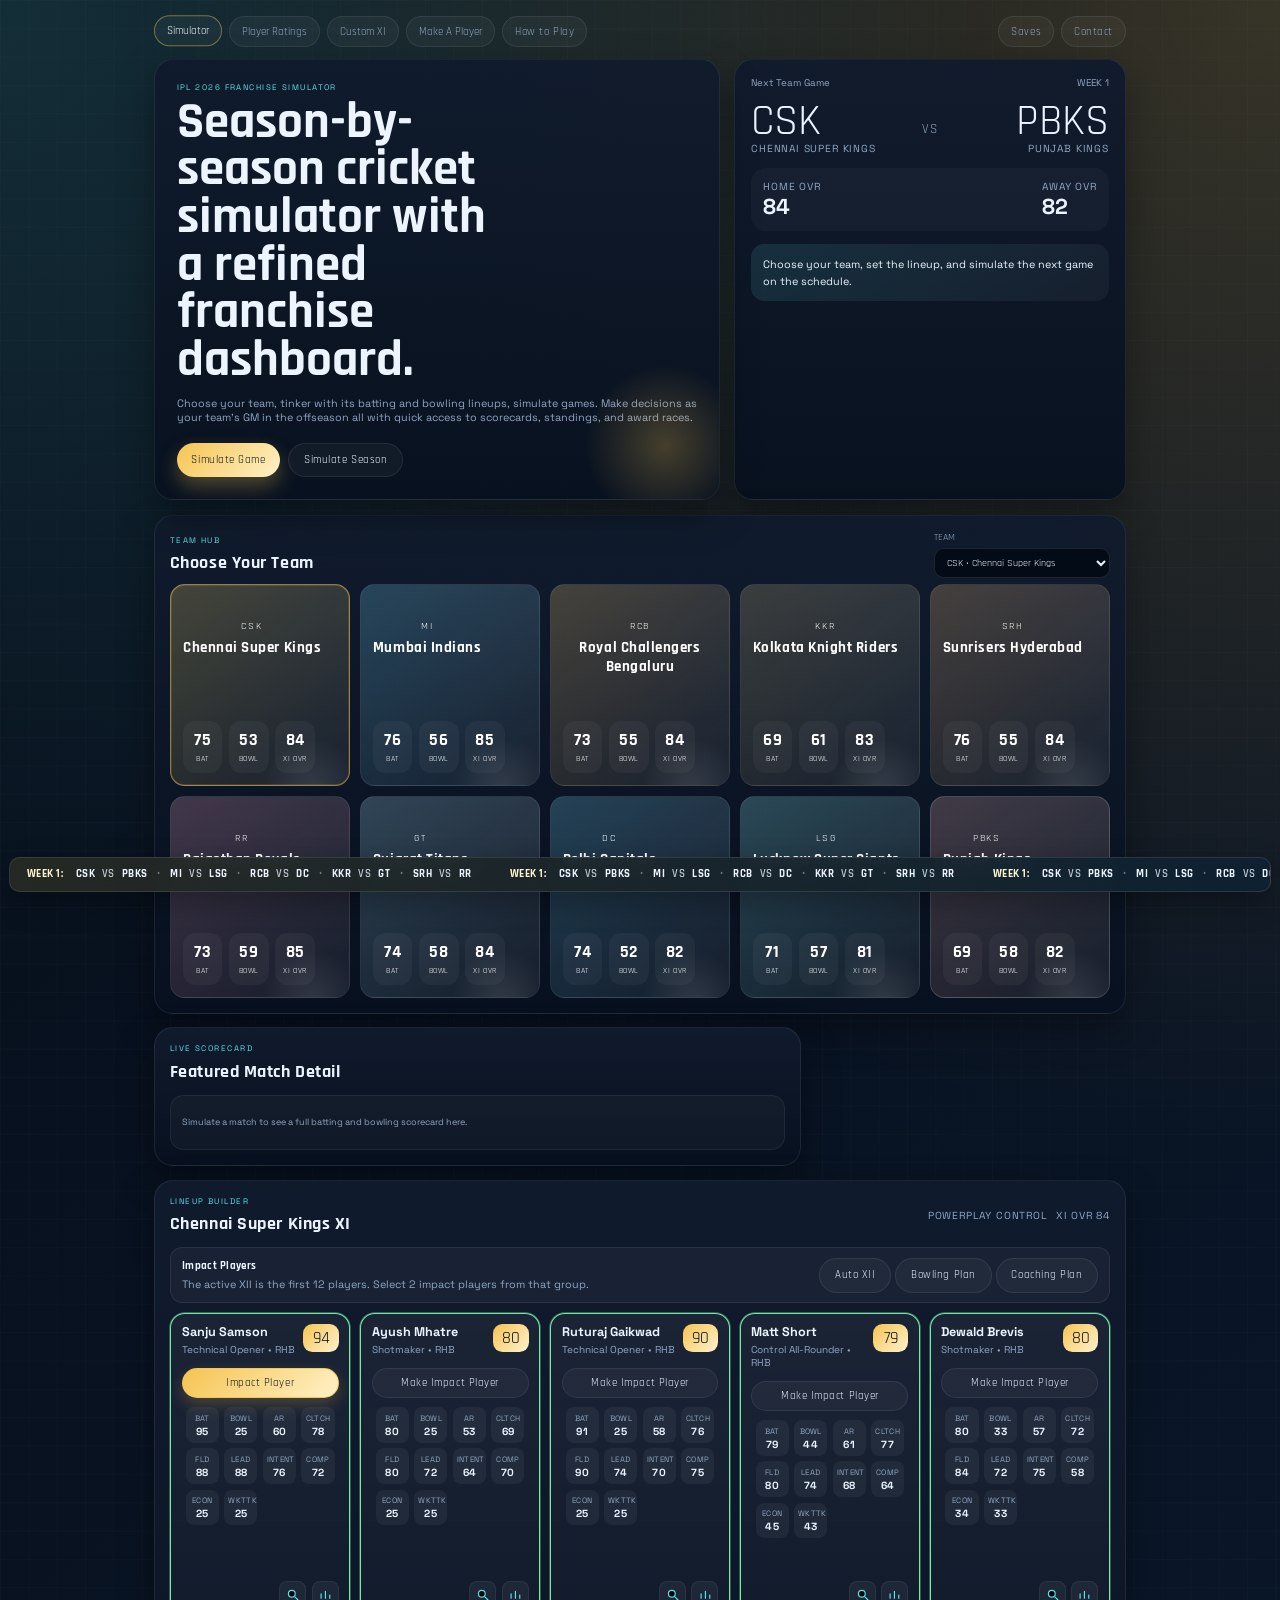
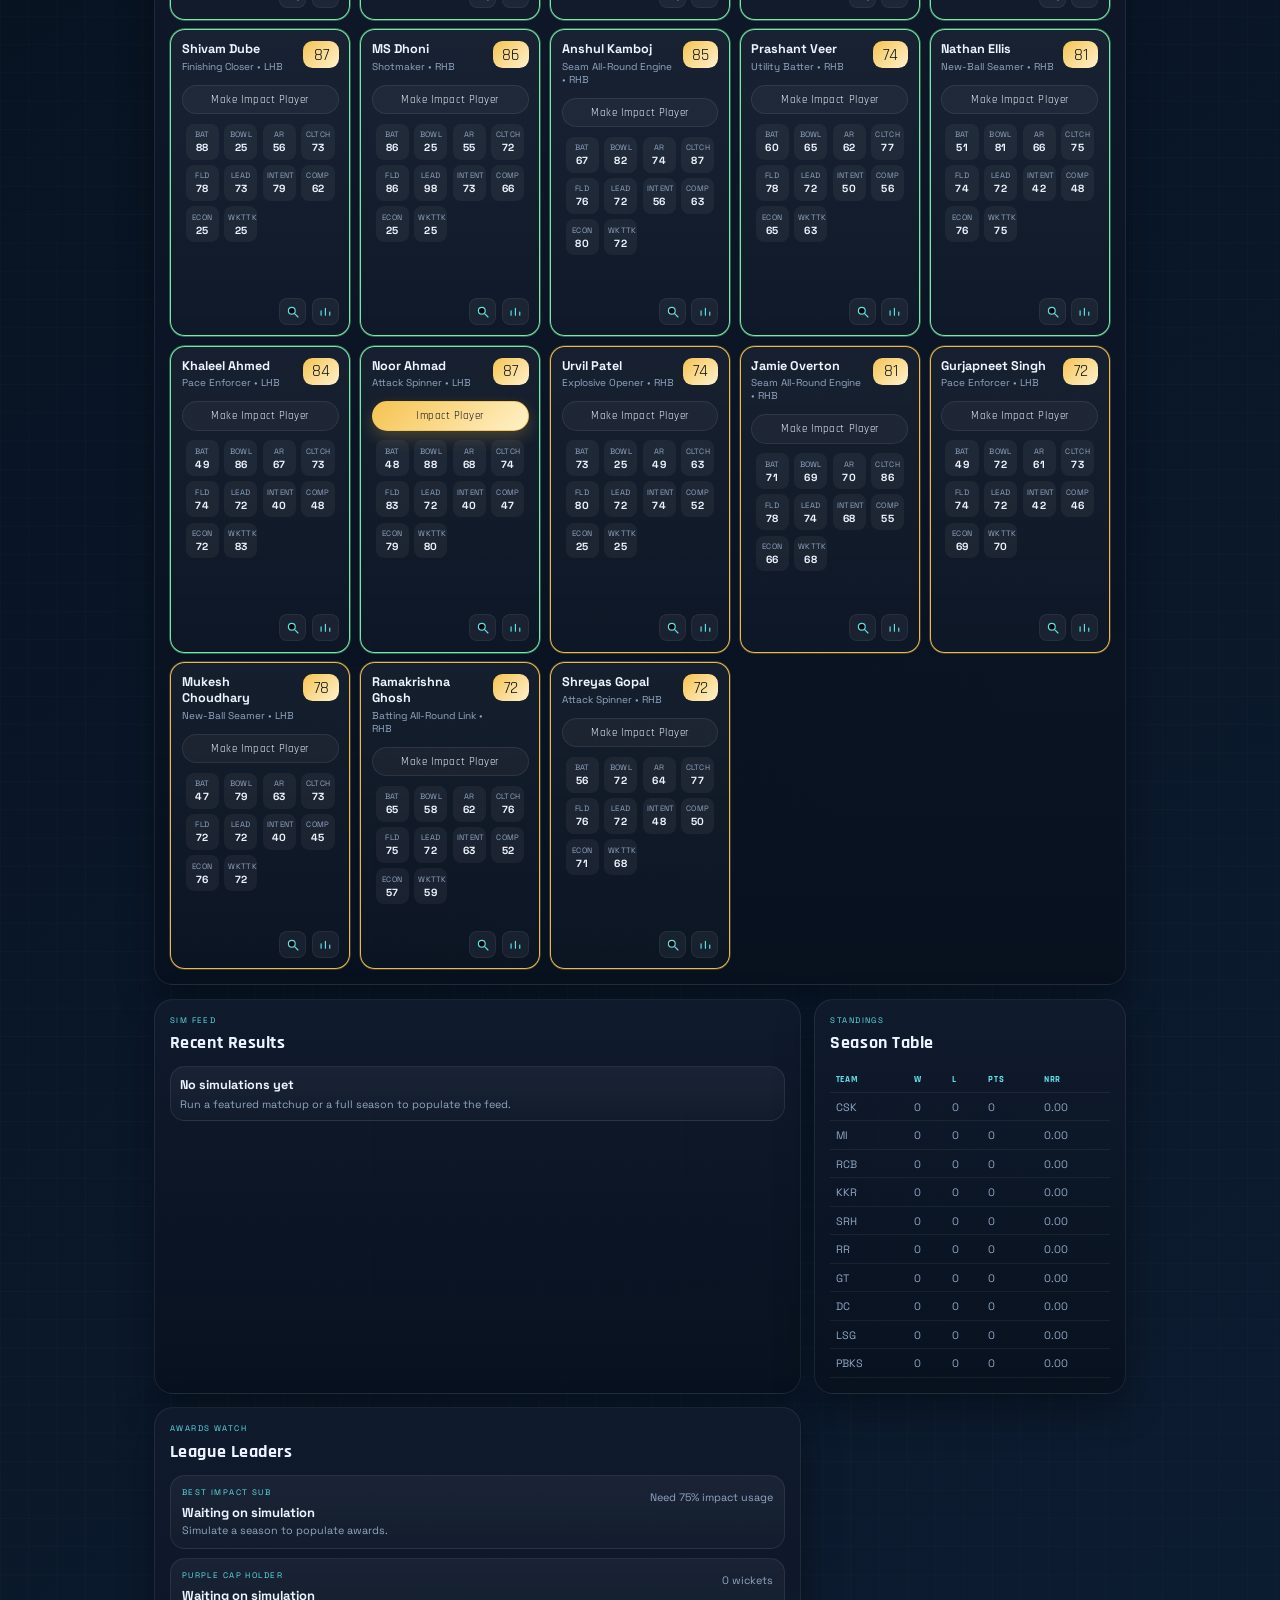
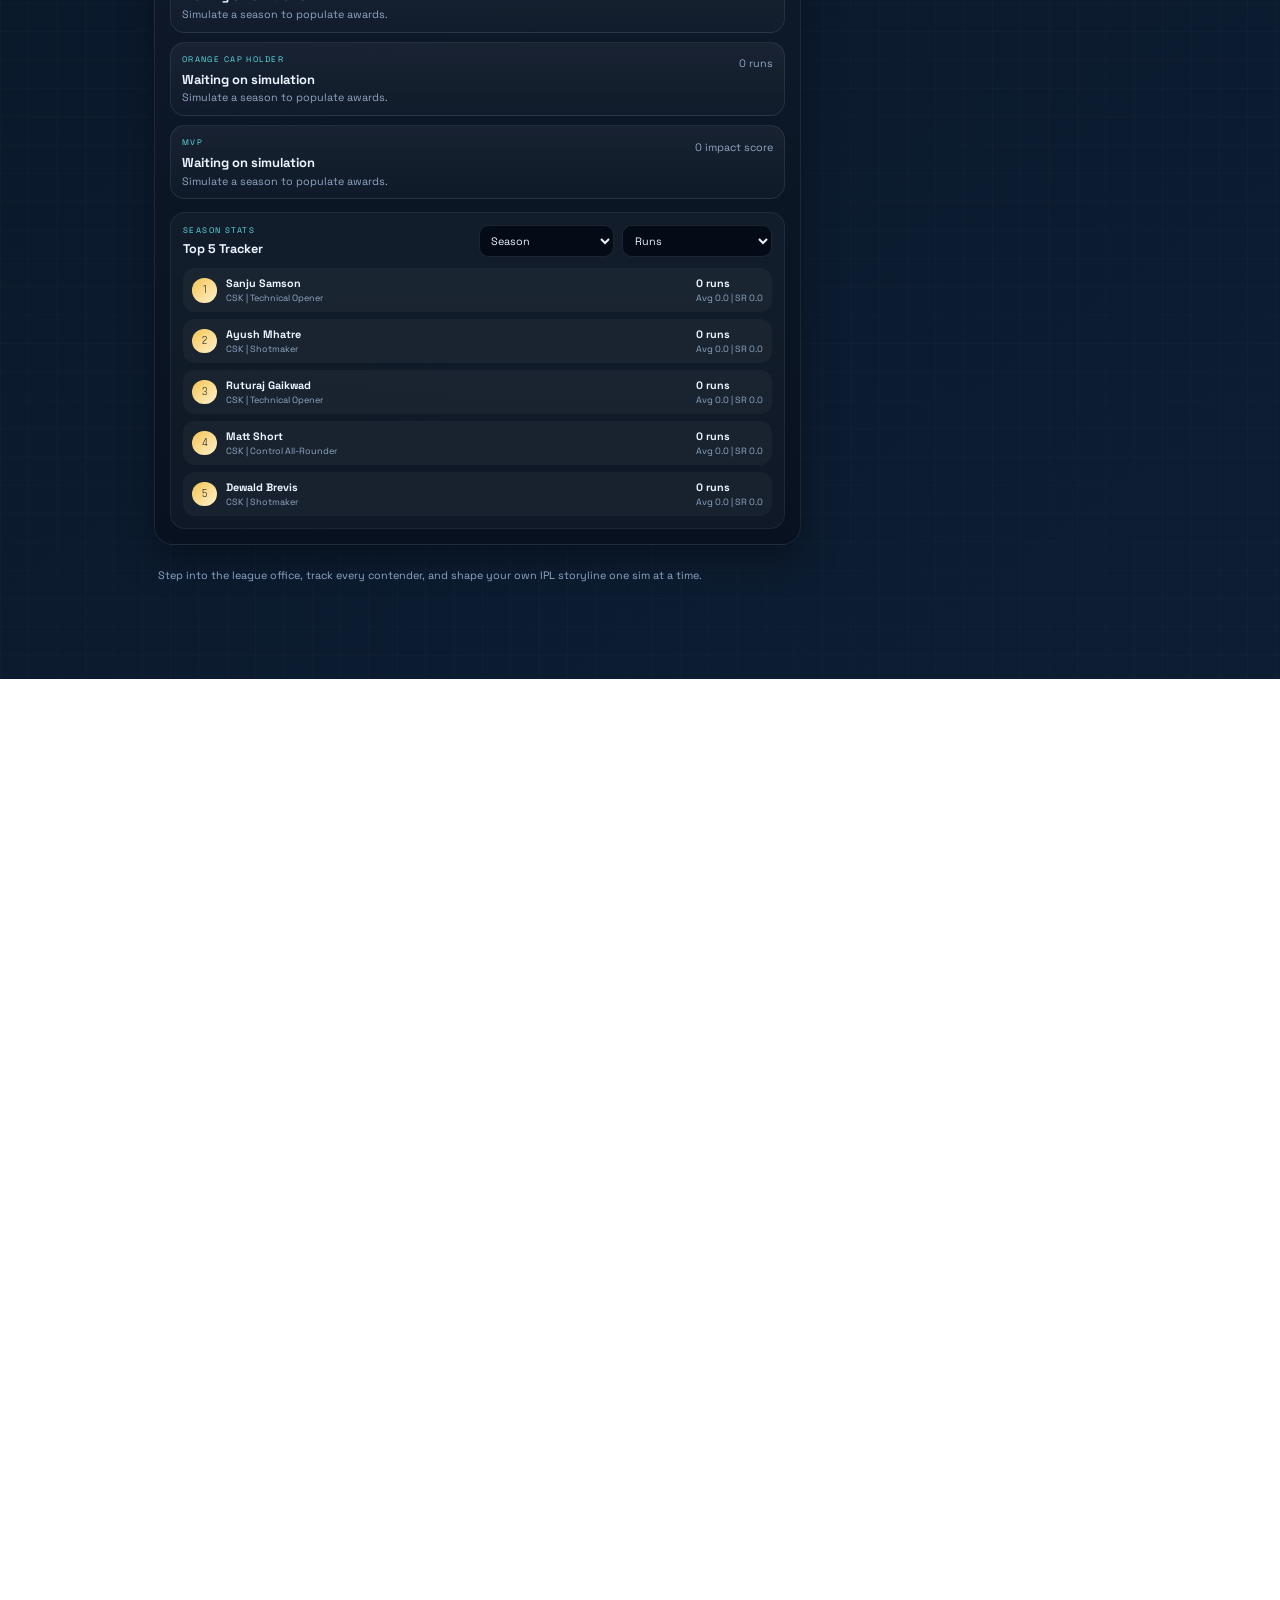
<file: index.html>
<!DOCTYPE html>
<html lang="en">
<head>
  <meta charset="UTF-8" />
  <meta name="viewport" content="width=device-width, initial-scale=1.0" />
  <title>IPL 2026 Franchise</title>
  <link rel="icon" type="image/svg+xml" href="favicon.svg" />
  <link rel="preload" href="styles.css?v=20260324c" as="style" />
  <link rel="preload" href="app.js?v=20260324c" as="script" />
  <link rel="prefetch" href="ratings.html" />
  <link rel="prefetch" href="custom.html" />
  <link rel="preconnect" href="https://fonts.googleapis.com" />
  <link rel="preconnect" href="https://fonts.gstatic.com" crossorigin />
  <link href="https://fonts.googleapis.com/css2?family=Rajdhani:wght@400;500;600;700&family=Space+Grotesk:wght@400;500;700&display=swap" rel="stylesheet" />
  <link rel="stylesheet" href="styles.css?v=20260324c" />
</head>
<body>
  <div id="confetti-layer" class="confetti-layer" aria-hidden="true"></div>
  <div id="mvp-layer" class="confetti-layer" aria-hidden="true"></div>
  <div class="app-shell">
    <nav class="top-nav">
      <a class="nav-link active" href="index.html">Simulator</a>
      <a class="nav-link" href="ratings.html">Player Ratings</a>
      <a class="nav-link" href="custom.html">Custom XI</a>
      <a class="nav-link" href="make-player.html">Make A Player</a>
      <button id="how-to-play-trigger" class="nav-link nav-button" type="button">How to Play</button>
      <button id="saves-trigger" class="nav-link nav-button nav-saves" type="button">Saves</button>
      <button id="contact-trigger" class="nav-link nav-button nav-contact" type="button">Contact</button>
    </nav>
    <header class="hero">
      <div class="hero-copy">
        <p class="eyebrow">IPL 2026 Franchise Simulator</p>
        <h1>Season-by-season cricket simulator with a refined franchise dashboard.</h1>
        <p class="hero-text">
          Choose your team, tinker with its batting and bowling lineups, simulate games.
          Make decisions as your team's GM in the offseason all with quick access to scorecards, standings, and award races.
        </p>
        <div class="hero-actions" id="hero-actions-panel">
          <button id="simulate-next" class="primary-btn">Simulate Game</button>
          <button id="simulate-season" class="ghost-btn">Simulate Season</button>
        </div>
      </div>

      <section class="scoreboard-panel">
        <div class="scoreboard-top">
          <span>Next Team Game</span>
          <span id="season-chip">2025 Base Roster Set</span>
        </div>
        <div class="scoreboard-matchup">
          <div>
            <p class="team-code" id="featured-home-code">CSK</p>
            <p class="team-name" id="featured-home-name">Chennai Super Kings</p>
          </div>
          <p class="versus">vs</p>
          <div class="right-side">
            <p class="team-code" id="featured-away-code">MI</p>
            <p class="team-name" id="featured-away-name">Mumbai Indians</p>
          </div>
        </div>
        <div class="scoreboard-metrics">
          <div>
            <span class="metric-label">Home OVR</span>
            <strong id="featured-home-ovr">90</strong>
          </div>
          <div>
            <span class="metric-label">Away OVR</span>
            <strong id="featured-away-ovr">89</strong>
          </div>
        </div>
        <div id="featured-result" class="featured-result">
          Choose your team, set the lineup, and simulate the next game on the schedule.
        </div>
      </section>
    </header>

    <div id="how-to-play-overlay" class="how-to-play-overlay" hidden>
      <div id="how-to-play-backdrop" class="how-to-play-backdrop"></div>
      <section id="how-to-play-panel" class="how-to-play-panel" role="dialog" aria-modal="true" aria-labelledby="how-to-play-title">
        <button id="how-to-play-close" class="how-to-play-dismiss" type="button" aria-label="Close how to play">×</button>
        <p id="how-to-play-label" class="eyebrow">HOW TO PLAY</p>
        <h2 id="how-to-play-title" class="how-to-play-title">Simulating Games</h2>
        <div class="how-to-play-body">
          <button id="how-to-play-prev" class="how-to-play-nav" type="button" aria-label="Previous help card">‹</button>
          <div id="how-to-play-content" class="how-to-play-content"></div>
          <button id="how-to-play-next" class="how-to-play-nav" type="button" aria-label="Next help card">›</button>
        </div>
        <div class="how-to-play-footer">
          <div id="how-to-play-dots" class="how-to-play-dots" aria-hidden="true"></div>
        </div>
      </section>
    </div>

    <div id="contact-overlay" class="info-overlay" hidden>
      <div id="contact-backdrop" class="info-backdrop"></div>
      <section id="contact-panel" class="info-panel" role="dialog" aria-modal="true" aria-labelledby="contact-title">
        <button id="contact-close" class="info-dismiss" type="button" aria-label="Close contact">×</button>
        <p class="eyebrow">CONTACT</p>
        <h2 id="contact-title" class="info-title">Get in touch</h2>
        <article class="info-card">
          <h3>Feedback / bug? <a class="inline-award-link" href="mailto:iplsimulator@gmail.com">iplsimulator@gmail.com</a></h3>
        </article>
      </section>
    </div>

    <div id="saves-overlay" class="info-overlay" hidden>
      <div id="saves-backdrop" class="info-backdrop"></div>
      <section id="saves-panel" class="info-panel saves-modal" role="dialog" aria-modal="true" aria-labelledby="saves-title">
        <button id="saves-close" class="info-dismiss" type="button" aria-label="Close saves">&times;</button>
        <p class="eyebrow">SAVE CENTER</p>
        <h2 id="saves-title" class="info-title">Save / Load Franchise</h2>
        <p id="save-status" class="save-status">Manual saves only.</p>
        <div class="save-toolbar">
          <button id="export-save" class="ghost-btn" type="button">Export Save</button>
          <button id="import-save" class="ghost-btn" type="button">Import Save</button>
          <input id="import-save-input" type="file" accept=".json,application/json" hidden />
        </div>
        <div id="save-slots" class="save-slots"></div>
      </section>
    </div>

    <div id="bowling-plan-overlay" class="info-overlay" hidden>
      <div id="bowling-plan-backdrop" class="info-backdrop"></div>
      <section id="bowling-plan-modal" class="info-panel bowling-plan-modal" role="dialog" aria-modal="true" aria-labelledby="bowling-plan-title">
        <button id="bowling-plan-close" class="info-dismiss" type="button" aria-label="Close bowling plan">×</button>
        <p class="eyebrow">BOWLING PLAN</p>
        <h2 id="bowling-plan-title" class="info-title">Over Assignments</h2>
        <div id="bowling-plan-panel"></div>
      </section>
    </div>

    <div id="coaching-plan-overlay" class="info-overlay" hidden>
      <div id="coaching-plan-backdrop" class="info-backdrop"></div>
      <section id="coaching-plan-modal" class="info-panel bowling-plan-modal coaching-plan-modal" role="dialog" aria-modal="true" aria-labelledby="coaching-plan-title">
        <button id="coaching-plan-close" class="info-dismiss" type="button" aria-label="Close coaching plan">&times;</button>
        <p class="eyebrow">COACHING PLAN</p>
        <h2 id="coaching-plan-title" class="info-title coaching-plan-title">Team Playstyle</h2>
        <div id="coaching-plan-panel"></div>
      </section>
    </div>

    <div id="retention-overlay" class="info-overlay" hidden>
      <div id="retention-backdrop" class="info-backdrop"></div>
      <section id="retention-modal" class="info-panel offseason-modal" role="dialog" aria-modal="true" aria-labelledby="retention-title" tabindex="-1">
        <button id="retention-close" class="info-dismiss" type="button" aria-label="Close retention">&times;</button>
        <p class="eyebrow">OFFSEASON</p>
        <h2 id="retention-title" class="info-title" tabindex="-1">Retention Decisions</h2>
        <div id="retention-panel"></div>
      </section>
    </div>

    <div id="auction-overlay" class="info-overlay" hidden>
      <div id="auction-backdrop" class="info-backdrop"></div>
      <section id="auction-modal" class="info-panel offseason-modal" role="dialog" aria-modal="true" aria-labelledby="auction-title">
        <button id="auction-close" class="info-dismiss" type="button" aria-label="Close auction">&times;</button>
        <p class="eyebrow">OFFSEASON</p>
        <h2 id="auction-title" class="info-title">Mini-Auction</h2>
        <div id="auction-panel"></div>
      </section>
    </div>

    <div id="trade-overlay" class="info-overlay" hidden>
      <div id="trade-backdrop" class="info-backdrop"></div>
      <section id="trade-modal" class="info-panel offseason-modal trade-modal" role="dialog" aria-modal="true" aria-labelledby="trade-title">
        <button id="trade-close" class="info-dismiss" type="button" aria-label="Close trade">&times;</button>
        <p class="eyebrow">OFFSEASON</p>
        <h2 id="trade-title" class="info-title">Trade Machine</h2>
        <div id="trade-panel"></div>
      </section>
    </div>

    <main class="dashboard-grid">
      <section id="team-hub-section" class="panel panel-wide">
        <div class="panel-heading">
          <div>
            <p class="eyebrow">Team Hub</p>
            <h2>Choose Your Team</h2>
          </div>
          <div class="selector-row">
            <label>
              Team
              <select id="franchise-team-select"></select>
            </label>
          </div>
        </div>
        <div id="team-cards" class="team-cards"></div>
      </section>

      <section id="live-scorecard-section" class="panel">
        <div class="panel-heading compact">
          <div>
            <p class="eyebrow">Live Scorecard</p>
            <h2>Featured Match Detail</h2>
          </div>
        </div>
        <div id="latest-scorecard" class="scorecard-panel"></div>
      </section>

      <section id="lineup-builder-section" class="panel panel-wide">
        <div class="panel-heading compact">
          <div>
            <p class="eyebrow">Lineup Builder</p>
            <h2 id="roster-title">Chennai Super Kings XI</h2>
          </div>
          <div class="roster-summary">
            <span id="roster-team-style">Powerplay Control</span>
            <span id="roster-team-ovr">OVR 90</span>
          </div>
        </div>
        <div id="lineup-impact-warning"></div>
        <div id="player-grid" class="player-grid"></div>
      </section>

      <section id="sim-feed-section" class="panel">
        <div class="panel-heading compact">
          <div>
            <p class="eyebrow">Sim Feed</p>
            <h2>Recent Results</h2>
          </div>
        </div>
        <div id="match-log" class="match-log"></div>
      </section>

      <section id="standings-section" class="panel">
        <div class="panel-heading compact">
          <div>
            <p class="eyebrow">Standings</p>
            <h2>Season Table</h2>
          </div>
        </div>
        <div id="standings" class="table-wrap"></div>
      </section>

      <section id="awards-watch-section" class="panel">
        <div class="panel-heading compact">
          <div>
            <p class="eyebrow">Awards Watch</p>
            <h2>League Leaders</h2>
          </div>
        </div>
        <div id="award-races" class="award-races"></div>
        <div class="season-stats-panel">
          <div class="season-stats-head">
            <div>
              <p class="eyebrow">Season Stats</p>
              <h3>Top 5 Tracker</h3>
            </div>
            <div class="selector-row">
              <select id="season-stat-scope">
                <option value="season">Season</option>
                <option value="allTime">All-Time</option>
              </select>
              <select id="season-stat-select">
                <option value="runs">Runs</option>
                <option value="wickets">Wickets</option>
                <option value="highestScore">Highest Scores</option>
                <option value="bestBowlingFigures">Best Bowling Figures</option>
                <option value="battingAverage">Batting Average</option>
                <option value="strikeRate">Strike Rate</option>
                <option value="economy">Economy</option>
                <option value="bowlingAverage">Bowling Average</option>
                <option value="sixes">Sixes</option>
                <option value="impact">Impact</option>
              </select>
            </div>
          </div>
          <div id="season-stat-leaders" class="season-stat-leaders"></div>
        </div>
      </section>
    </main>

    <footer class="site-footer">
      <p>
        Step into the league office, track every contender, and shape your own IPL storyline one sim at a time.
      </p>
      <div class="ticker-wrap" aria-label="League results ticker">
        <div id="results-ticker" class="results-ticker">League results will scroll here on simulation</div>
      </div>
    </footer>
  </div>

  <script src="players-data.js?v=20260315k"></script>
  <script src="app.js?v=20260324c"></script>
</body>
</html>
</file>
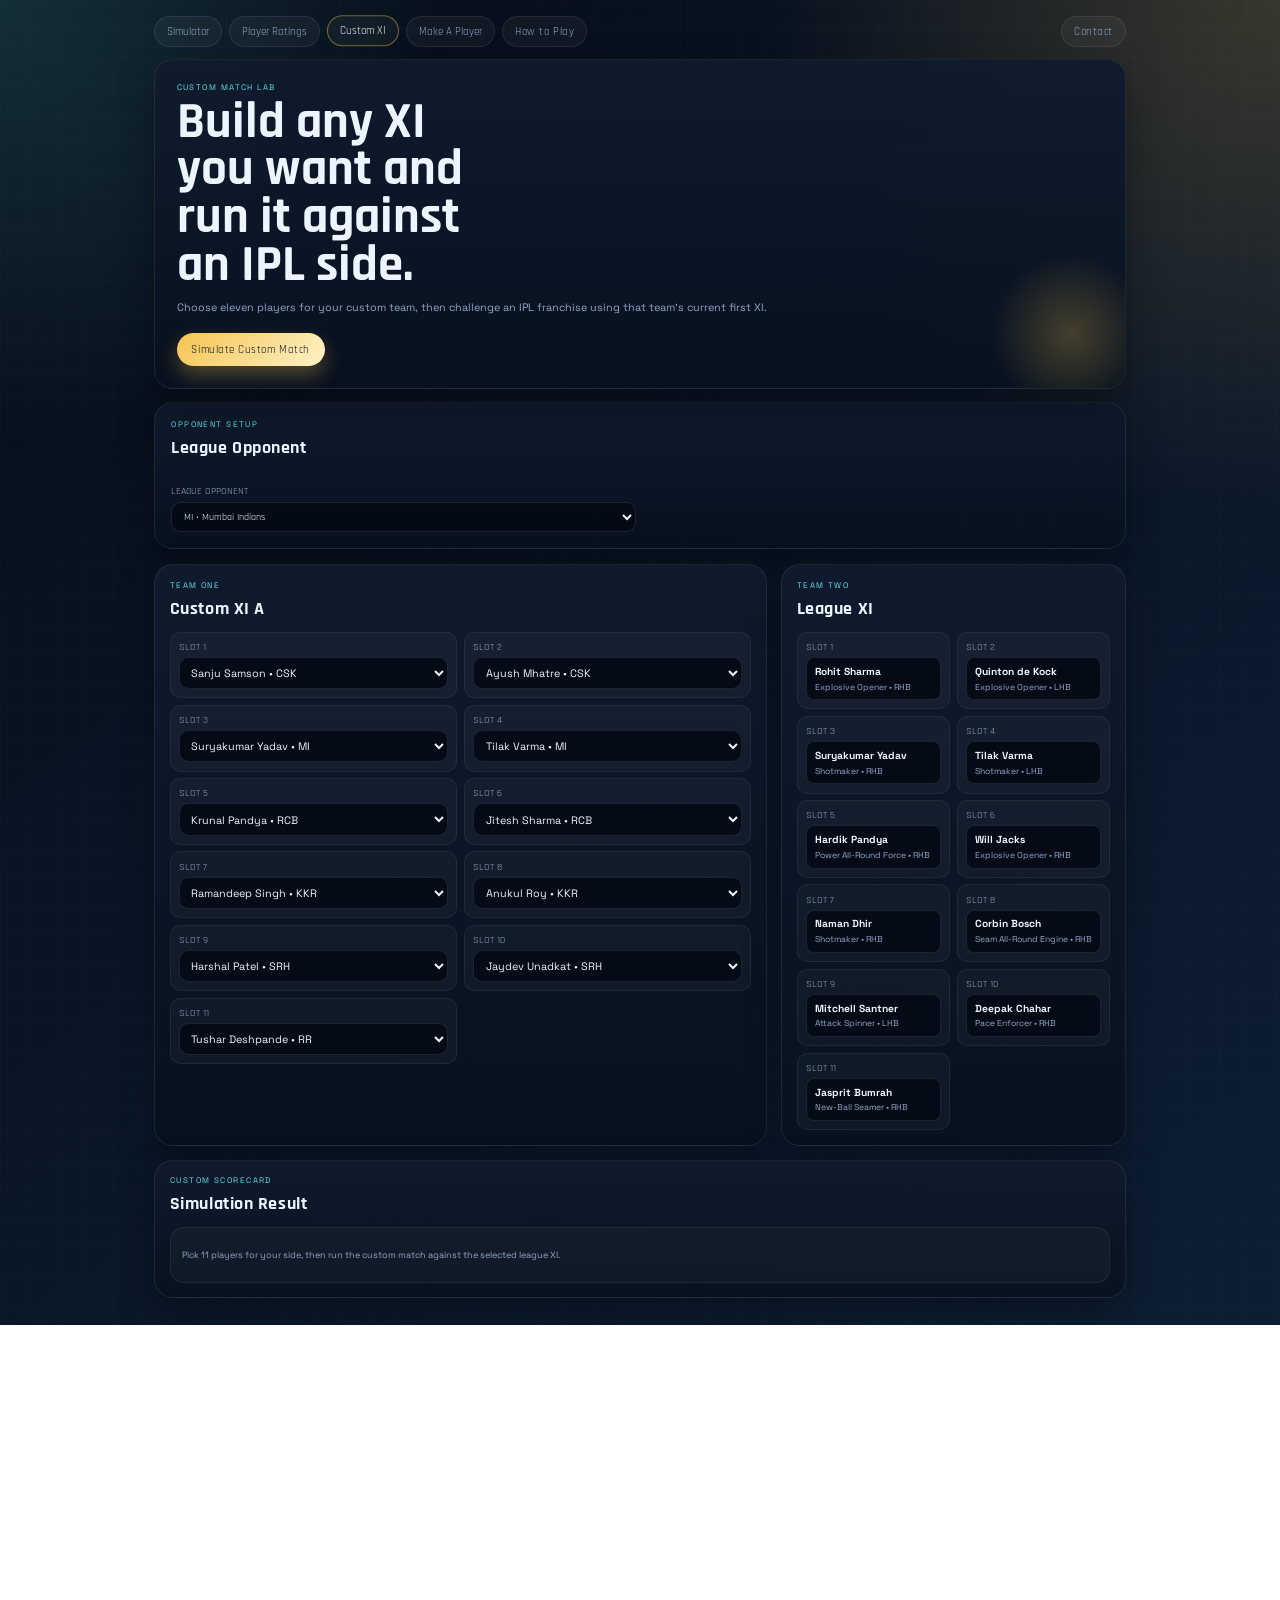
<file: custom.html>
<!DOCTYPE html>
<html lang="en">
<head>
  <meta charset="UTF-8" />
  <meta name="viewport" content="width=device-width, initial-scale=1.0" />
  <title>IPL Custom XI Lab</title>
  <link rel="icon" type="image/svg+xml" href="favicon.svg" />
  <link rel="preload" href="styles.css?v=20260319k" as="style" />
  <link rel="preload" href="app.js?v=20260319az" as="script" />
  <link rel="prefetch" href="index.html" />
  <link rel="prefetch" href="ratings.html" />
  <link rel="preconnect" href="https://fonts.googleapis.com" />
  <link rel="preconnect" href="https://fonts.gstatic.com" crossorigin />
  <link href="https://fonts.googleapis.com/css2?family=Rajdhani:wght@400;500;600;700&family=Space+Grotesk:wght@400;500;700&display=swap" rel="stylesheet" />
  <link rel="stylesheet" href="styles.css?v=20260319k" />
</head>
<body>
  <div id="confetti-layer" class="confetti-layer" aria-hidden="true"></div>
  <div class="app-shell">
    <nav class="top-nav">
      <a class="nav-link" href="index.html">Simulator</a>
      <a class="nav-link" href="ratings.html">Player Ratings</a>
      <a class="nav-link active" href="custom.html">Custom XI</a>
      <a class="nav-link" href="make-player.html">Make A Player</a>
      <button id="how-to-play-trigger" class="nav-link nav-button" type="button">How to Play</button>
      <button id="contact-trigger" class="nav-link nav-button nav-contact nav-contact-right" type="button">Contact</button>
    </nav>

    <header class="hero ratings-hero">
      <div class="hero-copy">
        <p class="eyebrow">Custom Match Lab</p>
        <h1>Build any XI you want and run it against an IPL side.</h1>
        <p class="hero-text">
          Choose eleven players for your custom team, then challenge an IPL franchise using that team's current first XI.
        </p>
        <div class="hero-actions">
          <button id="simulate-custom-match" class="primary-btn">Simulate Custom Match</button>
        </div>
      </div>

      <section class="scoreboard-panel">
        <div class="panel-heading compact">
          <div>
            <p class="eyebrow">Opponent Setup</p>
            <h2>League Opponent</h2>
          </div>
        </div>
        <div class="selector-row ratings-controls">
          <label id="league-opponent-wrapper">
            League Opponent
            <select id="league-opponent-select"></select>
          </label>
        </div>
      </section>
    </header>

    <div id="how-to-play-overlay" class="how-to-play-overlay" hidden>
      <div id="how-to-play-backdrop" class="how-to-play-backdrop"></div>
      <section id="how-to-play-panel" class="how-to-play-panel" role="dialog" aria-modal="true" aria-labelledby="how-to-play-title">
        <button id="how-to-play-close" class="how-to-play-dismiss" type="button" aria-label="Close how to play">×</button>
        <p id="how-to-play-label" class="eyebrow">HOW TO PLAY</p>
        <h2 id="how-to-play-title" class="how-to-play-title">Build a Custom XI</h2>
        <div class="how-to-play-body">
          <button id="how-to-play-prev" class="how-to-play-nav" type="button" aria-label="Previous help card">‹</button>
          <div id="how-to-play-content" class="how-to-play-content"></div>
          <button id="how-to-play-next" class="how-to-play-nav" type="button" aria-label="Next help card">›</button>
        </div>
        <div class="how-to-play-footer">
          <div id="how-to-play-dots" class="how-to-play-dots" aria-hidden="true"></div>
        </div>
      </section>
    </div>

    <div id="contact-overlay" class="info-overlay" hidden>
      <div id="contact-backdrop" class="info-backdrop"></div>
      <section id="contact-panel" class="info-panel" role="dialog" aria-modal="true" aria-labelledby="contact-title">
        <button id="contact-close" class="info-dismiss" type="button" aria-label="Close contact">×</button>
        <p class="eyebrow">CONTACT</p>
        <h2 id="contact-title" class="info-title">Get in touch</h2>
        <article class="info-card">
          <h3>Feedback / bug? <a class="inline-award-link" href="mailto:iplsimulator@gmail.com">iplsimulator@gmail.com</a></h3>
        </article>
      </section>
    </div>

    <main class="dashboard-grid ratings-grid">
      <section class="panel">
        <div class="panel-heading compact">
          <div>
            <p class="eyebrow">Team One</p>
            <h2>Custom XI A</h2>
          </div>
        </div>
        <div id="custom-team-a" class="custom-builder"></div>
      </section>

      <section class="panel">
        <div class="panel-heading compact">
          <div>
            <p class="eyebrow">Team Two</p>
            <h2>League XI</h2>
          </div>
        </div>
        <div id="custom-team-b" class="custom-builder"></div>
      </section>

      <section id="custom-scorecard-section" class="panel panel-wide">
        <div class="panel-heading compact">
          <div>
            <p class="eyebrow">Custom Scorecard</p>
            <h2>Simulation Result</h2>
          </div>
        </div>
        <div id="custom-match-result" class="scorecard-panel"></div>
      </section>
    </main>
  </div>

  <script src="players-data.js?v=20260315k"></script>
  <script src="app.js?v=20260319az"></script>
</body>
</html>
</file>
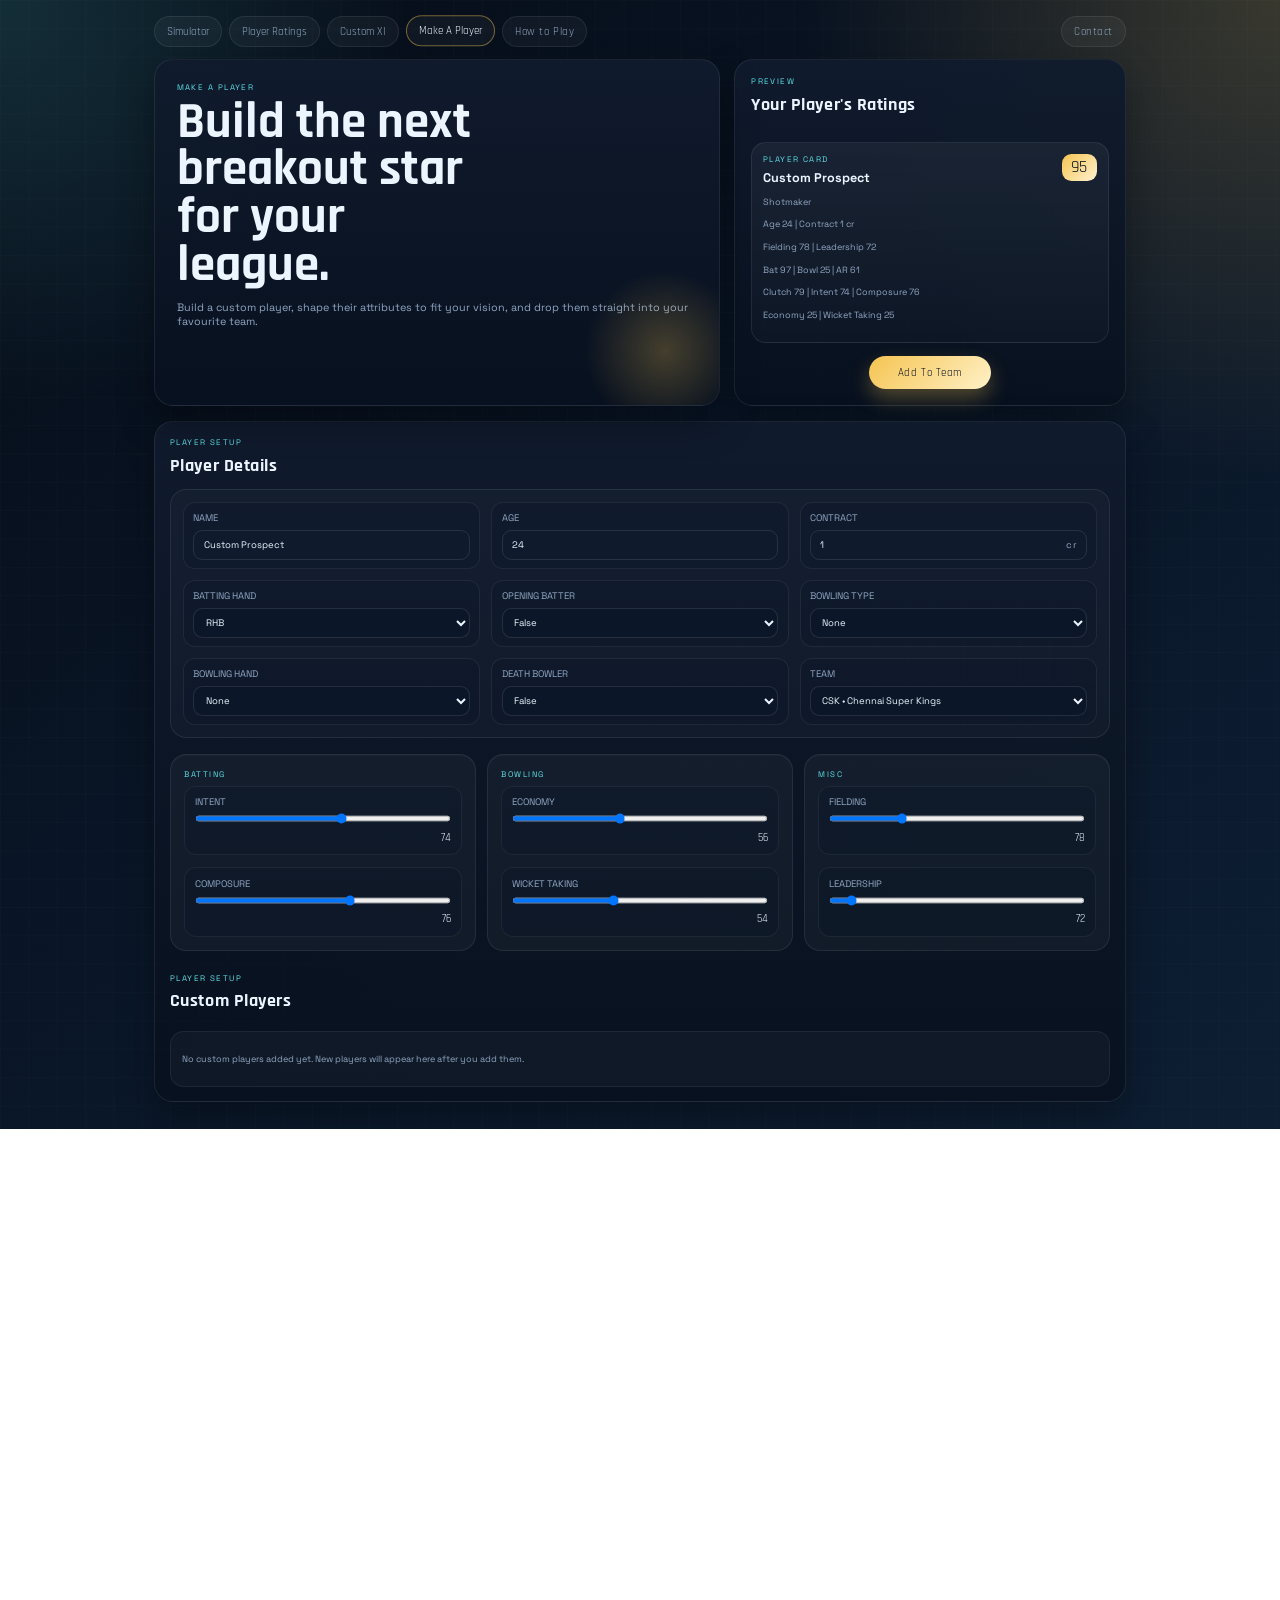
<file: make-player.html>
<!DOCTYPE html>
<html lang="en">
<head>
  <meta charset="UTF-8" />
  <meta name="viewport" content="width=device-width, initial-scale=1.0" />
  <title>IPL Make A Player</title>
  <link rel="icon" type="image/svg+xml" href="favicon.svg" />
  <link rel="preload" href="styles.css?v=20260319k" as="style" />
  <link rel="preload" href="app.js?v=20260319az" as="script" />
  <link rel="preconnect" href="https://fonts.googleapis.com" />
  <link rel="preconnect" href="https://fonts.gstatic.com" crossorigin />
  <link href="https://fonts.googleapis.com/css2?family=Rajdhani:wght@400;500;600;700&family=Space+Grotesk:wght@400;500;700&display=swap" rel="stylesheet" />
  <link rel="stylesheet" href="styles.css?v=20260319k" />
</head>
<body>
  <div id="confetti-layer" class="confetti-layer" aria-hidden="true"></div>
  <div class="app-shell">
    <nav class="top-nav">
      <a class="nav-link" href="index.html">Simulator</a>
      <a class="nav-link" href="ratings.html">Player Ratings</a>
      <a class="nav-link" href="custom.html">Custom XI</a>
      <a class="nav-link active" href="make-player.html">Make A Player</a>
      <button id="how-to-play-trigger" class="nav-link nav-button" type="button">How to Play</button>
      <button id="contact-trigger" class="nav-link nav-button nav-contact nav-contact-right" type="button">Contact</button>
    </nav>
    <header class="hero ratings-hero make-player-hero">
      <div class="hero-copy">
        <p class="eyebrow">Make A Player</p>
        <h1>Build the next breakout star for your league.</h1>
        <p class="hero-text">
          Build a custom player, shape their attributes to fit your vision, and drop them straight into your favourite team.
        </p>
      </div>

      <section class="scoreboard-panel">
        <div class="panel-heading compact">
          <div>
            <p class="eyebrow">Preview</p>
            <h2>Your Player's Ratings</h2>
          </div>
        </div>
        <div id="make-player-ratings" class="top-players"></div>
        <button id="add-player-to-team" class="primary-btn make-player-add-btn">Add To Team</button>
      </section>
    </header>

    <div id="how-to-play-overlay" class="how-to-play-overlay" hidden>
      <div id="how-to-play-backdrop" class="how-to-play-backdrop"></div>
      <section id="how-to-play-panel" class="how-to-play-panel" role="dialog" aria-modal="true" aria-labelledby="how-to-play-title">
        <button id="how-to-play-close" class="how-to-play-dismiss" type="button" aria-label="Close how to play">×</button>
        <p id="how-to-play-label" class="eyebrow">HOW TO PLAY</p>
        <h2 id="how-to-play-title" class="how-to-play-title">Make A Player</h2>
        <div class="how-to-play-body">
          <button id="how-to-play-prev" class="how-to-play-nav" type="button" aria-label="Previous help card">‹</button>
          <div id="how-to-play-content" class="how-to-play-content"></div>
          <button id="how-to-play-next" class="how-to-play-nav" type="button" aria-label="Next help card">›</button>
        </div>
        <div class="how-to-play-footer">
          <div id="how-to-play-dots" class="how-to-play-dots" aria-hidden="true"></div>
        </div>
      </section>
    </div>

    <div id="contact-overlay" class="info-overlay" hidden>
      <div id="contact-backdrop" class="info-backdrop"></div>
      <section id="contact-panel" class="info-panel" role="dialog" aria-modal="true" aria-labelledby="contact-title">
        <button id="contact-close" class="info-dismiss" type="button" aria-label="Close contact">×</button>
        <p class="eyebrow">CONTACT</p>
        <h2 id="contact-title" class="info-title">Get in touch</h2>
        <article class="info-card">
          <h3>Feedback / bug? <a class="inline-award-link" href="mailto:iplsimulator@gmail.com">iplsimulator@gmail.com</a></h3>
        </article>
      </section>
    </div>

    <main class="dashboard-grid ratings-grid">
      <section class="panel panel-wide">
        <div class="panel-heading compact">
          <div>
            <p class="eyebrow">Player Setup</p>
            <h2>Player Details</h2>
          </div>
        </div>
        <div class="make-player-grid">
          <label class="make-player-input">
            Name
            <input id="make-player-name" type="text" value="Custom Prospect" />
          </label>
          <label class="make-player-input">
            Age
            <input id="make-player-age" type="number" min="16" max="50" value="24" />
          </label>
          <label class="make-player-input">
            Contract
            <span class="input-suffix-wrap">
              <input id="make-player-contract" type="number" min="0.2" max="20" step="0.1" value="1" />
              <span class="input-suffix">cr</span>
            </span>
          </label>
          <label class="make-player-input">
            Batting Hand
            <select id="make-player-style">
              <option>RHB</option>
              <option>LHB</option>
            </select>
          </label>
          <label class="make-player-input">
            <span>Opening Batter</span>
            <select id="make-player-opener">
              <option value="false">False</option>
              <option value="true">True</option>
            </select>
          </label>
          <label class="make-player-input">
            Bowling Type
            <select id="make-player-bowling-type">
              <option value="none">None</option>
              <option value="pacer">Pacer</option>
              <option value="spinner">Spinner</option>
            </select>
          </label>
          <label class="make-player-input">
            Bowling Hand
            <select id="make-player-bowling-hand">
              <option value="none">None</option>
              <option value="right">Right</option>
              <option value="left">Left</option>
            </select>
          </label>
          <label class="make-player-input">
            <span>Death Bowler</span>
            <select id="make-player-death-bowl">
              <option value="false">False</option>
              <option value="true">True</option>
            </select>
          </label>
          <label class="make-player-input">
            Team
            <select id="make-player-team"></select>
          </label>
        </div>

        <div class="make-player-columns">
          <section class="make-player-panel">
            <p class="eyebrow">Batting</p>
            <div class="slider-grid">
              <label class="slider-field">Intent<input id="target-intent" type="range" min="40" max="99" value="74" /><span class="slider-value" data-output-for="target-intent">74</span></label>
              <label class="slider-field">Composure<input id="target-composure" type="range" min="40" max="99" value="76" /><span class="slider-value" data-output-for="target-composure">76</span></label>
            </div>
          </section>

          <section class="make-player-panel">
            <p class="eyebrow">Bowling</p>
            <div class="slider-grid">
              <label class="slider-field">Economy<input id="target-econ" type="range" min="25" max="99" value="56" /><span class="slider-value" data-output-for="target-econ">56</span></label>
              <label class="slider-field">Wicket Taking<input id="target-wkts" type="range" min="25" max="99" value="54" /><span class="slider-value" data-output-for="target-wkts">54</span></label>
            </div>
          </section>

            <section class="make-player-panel">
              <p class="eyebrow">Misc</p>
              <div class="slider-grid">
                <label class="slider-field">Fielding<input id="target-fielding" type="range" min="70" max="99" value="78" /><span class="slider-value" data-output-for="target-fielding">78</span></label>
                <label class="slider-field">Leadership<input id="leadership" type="range" min="70" max="99" value="72" /><span class="slider-value" data-output-for="leadership">72</span></label>
              </div>
            </section>
        </div>

        <div class="panel-heading compact make-player-custom-heading">
          <div>
            <p class="eyebrow">Player Setup</p>
            <h2>Custom Players</h2>
          </div>
        </div>
        <div id="make-player-custom-list"></div>
      </section>
    </main>
  </div>

  <script src="players-data.js?v=20260315k"></script>
  <script src="app.js?v=20260319az"></script>
</body>
</html>
</file>
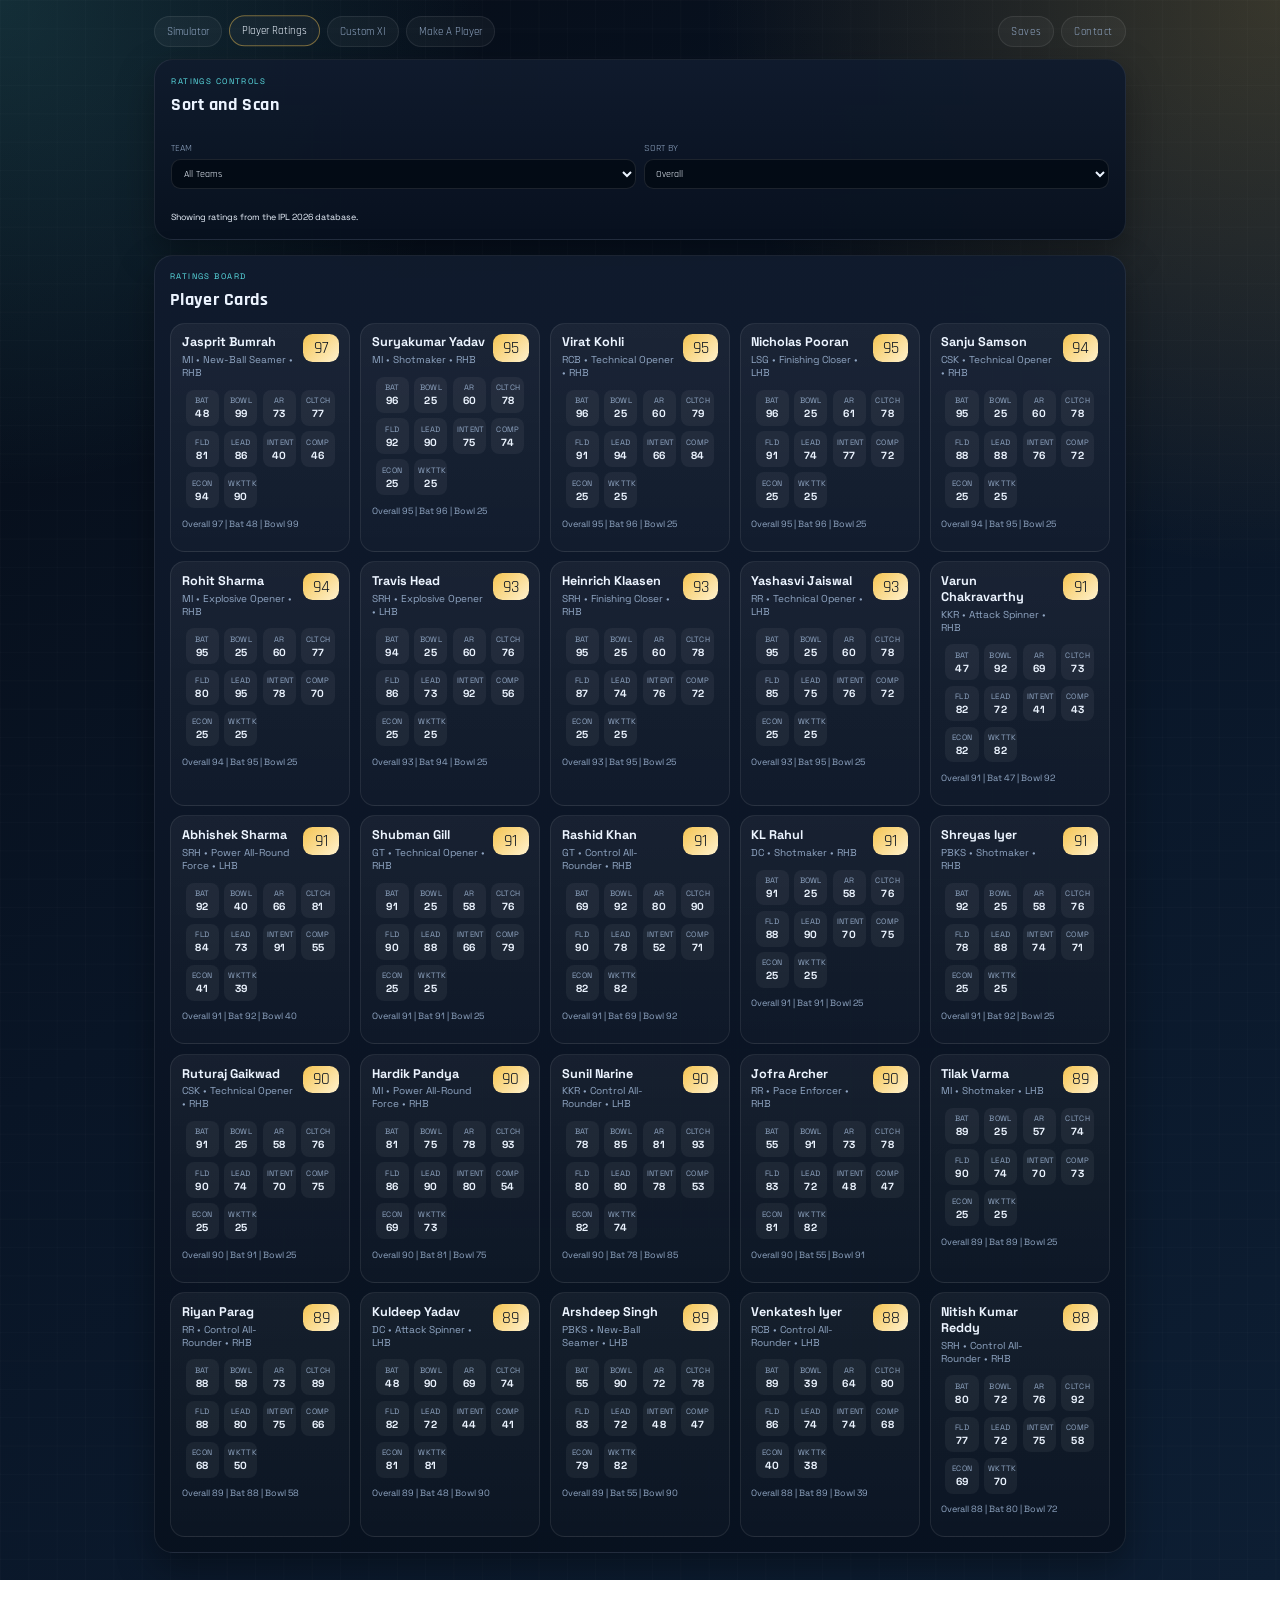
<file: ratings.html>
<!DOCTYPE html>
<html lang="en">
<head>
  <meta charset="UTF-8" />
  <meta name="viewport" content="width=device-width, initial-scale=1.0" />
  <title>IPL 2026 Player Ratings</title>
  <link rel="icon" type="image/svg+xml" href="favicon.svg" />
  <link rel="preload" href="styles.css?v=20260319k" as="style" />
  <link rel="preload" href="app.js?v=20260319az" as="script" />
  <link rel="prefetch" href="index.html" />
  <link rel="prefetch" href="custom.html" />
  <link rel="preconnect" href="https://fonts.googleapis.com" />
  <link rel="preconnect" href="https://fonts.gstatic.com" crossorigin />
  <link href="https://fonts.googleapis.com/css2?family=Rajdhani:wght@400;500;600;700&family=Space+Grotesk:wght@400;500;700&display=swap" rel="stylesheet" />
  <link rel="stylesheet" href="styles.css?v=20260319k" />
</head>
<body>
  <div class="app-shell">
    <nav class="top-nav">
      <a class="nav-link" href="index.html">Simulator</a>
      <a class="nav-link active" href="ratings.html">Player Ratings</a>
      <a class="nav-link" href="custom.html">Custom XI</a>
      <a class="nav-link" href="make-player.html">Make A Player</a>
      <button id="saves-trigger" class="nav-link nav-button nav-saves" type="button">Saves</button>
      <button id="contact-trigger" class="nav-link nav-button nav-contact" type="button">Contact</button>
    </nav>

    <div id="contact-overlay" class="info-overlay" hidden>
      <div id="contact-backdrop" class="info-backdrop"></div>
      <section id="contact-panel" class="info-panel" role="dialog" aria-modal="true" aria-labelledby="contact-title">
        <button id="contact-close" class="info-dismiss" type="button" aria-label="Close contact">×</button>
        <p class="eyebrow">CONTACT</p>
        <h2 id="contact-title" class="info-title">Get in touch</h2>
        <article class="info-card">
          <h3>Feedback / bug? <a class="inline-award-link" href="mailto:iplsimulator@gmail.com">iplsimulator@gmail.com</a></h3>
        </article>
      </section>
    </div>

    <div id="saves-overlay" class="info-overlay" hidden>
      <div id="saves-backdrop" class="info-backdrop"></div>
      <section id="saves-panel" class="info-panel saves-modal" role="dialog" aria-modal="true" aria-labelledby="saves-title">
        <button id="saves-close" class="info-dismiss" type="button" aria-label="Close saves">&times;</button>
        <p class="eyebrow">SAVE CENTER</p>
        <h2 id="saves-title" class="info-title">Import Save For Ratings</h2>
        <p id="save-status" class="save-status">Import a CricketSim save file to display player ratings from it.</p>
        <div class="save-toolbar">
          <button id="import-save" class="ghost-btn" type="button">Import Save</button>
          <input id="import-save-input" type="file" accept=".json,application/json" hidden />
        </div>
      </section>
    </div>

    <header class="hero ratings-hero">
      <section class="scoreboard-panel">
        <div class="panel-heading compact">
          <div>
            <p class="eyebrow">Ratings Controls</p>
            <h2>Sort and Scan</h2>
          </div>
        </div>
        <div class="selector-row ratings-controls">
          <label>
            Team
            <select id="ratings-team-filter"></select>
          </label>
          <label>
            Sort By
            <select id="ratings-sort">
              <option value="overall">Overall</option>
              <option value="batting">Batting</option>
              <option value="bowling">Bowling</option>
              <option value="allRound">All-Round</option>
              <option value="clutch">Clutch</option>
              <option value="intent">Intent</option>
              <option value="composure">Comp</option>
              <option value="econ">Economy</option>
              <option value="wkts">Wicket Taking</option>
            </select>
          </label>
        </div>
        <p id="ratings-source-status" class="save-status">Showing ratings from the default IPL 2026 database.</p>
      </section>
    </header>

    <main class="dashboard-grid ratings-grid">
      <section class="panel panel-wide">
        <div class="panel-heading compact">
          <div>
            <p class="eyebrow">Ratings Board</p>
            <h2>Player Cards</h2>
          </div>
        </div>
        <div id="ratings-grid" class="player-grid"></div>
      </section>
    </main>
  </div>

  <script src="players-data.js?v=20260315k"></script>
  <script src="app.js?v=20260319az"></script>
</body>
</html>
</file>
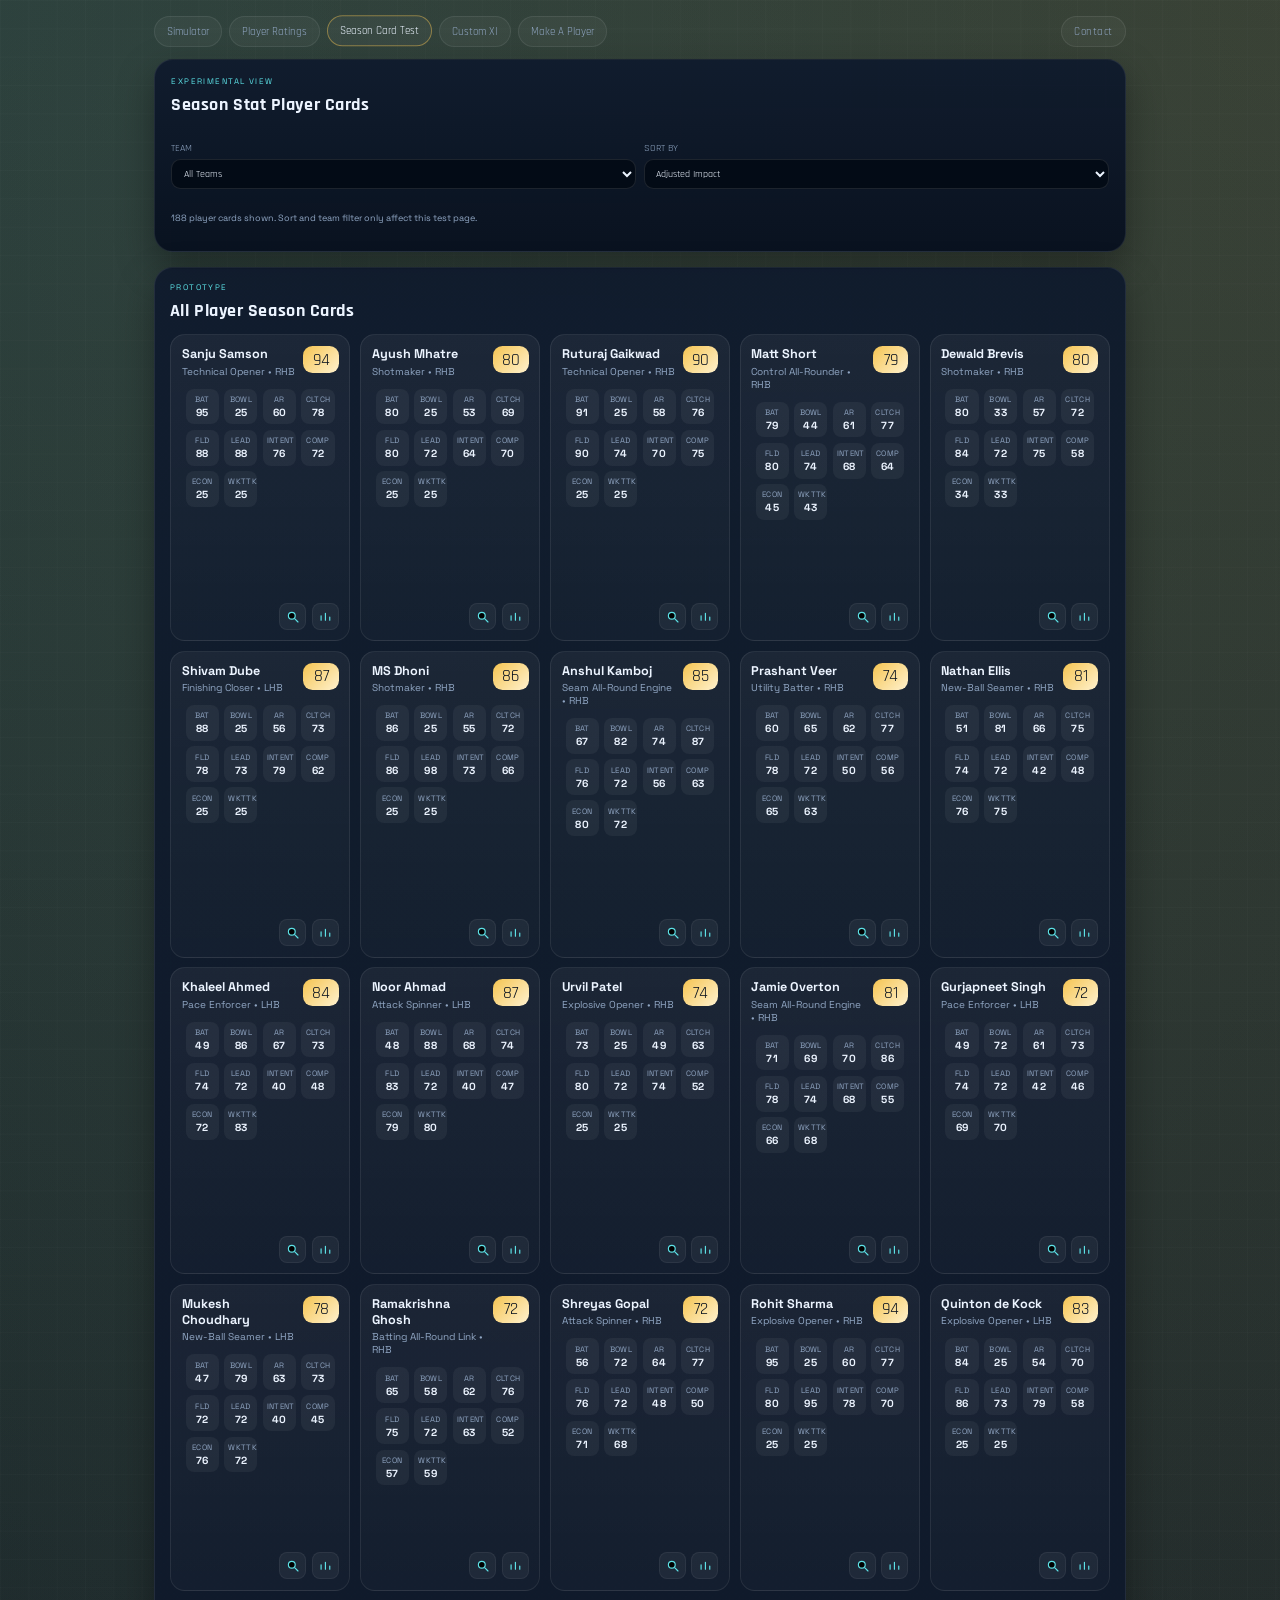
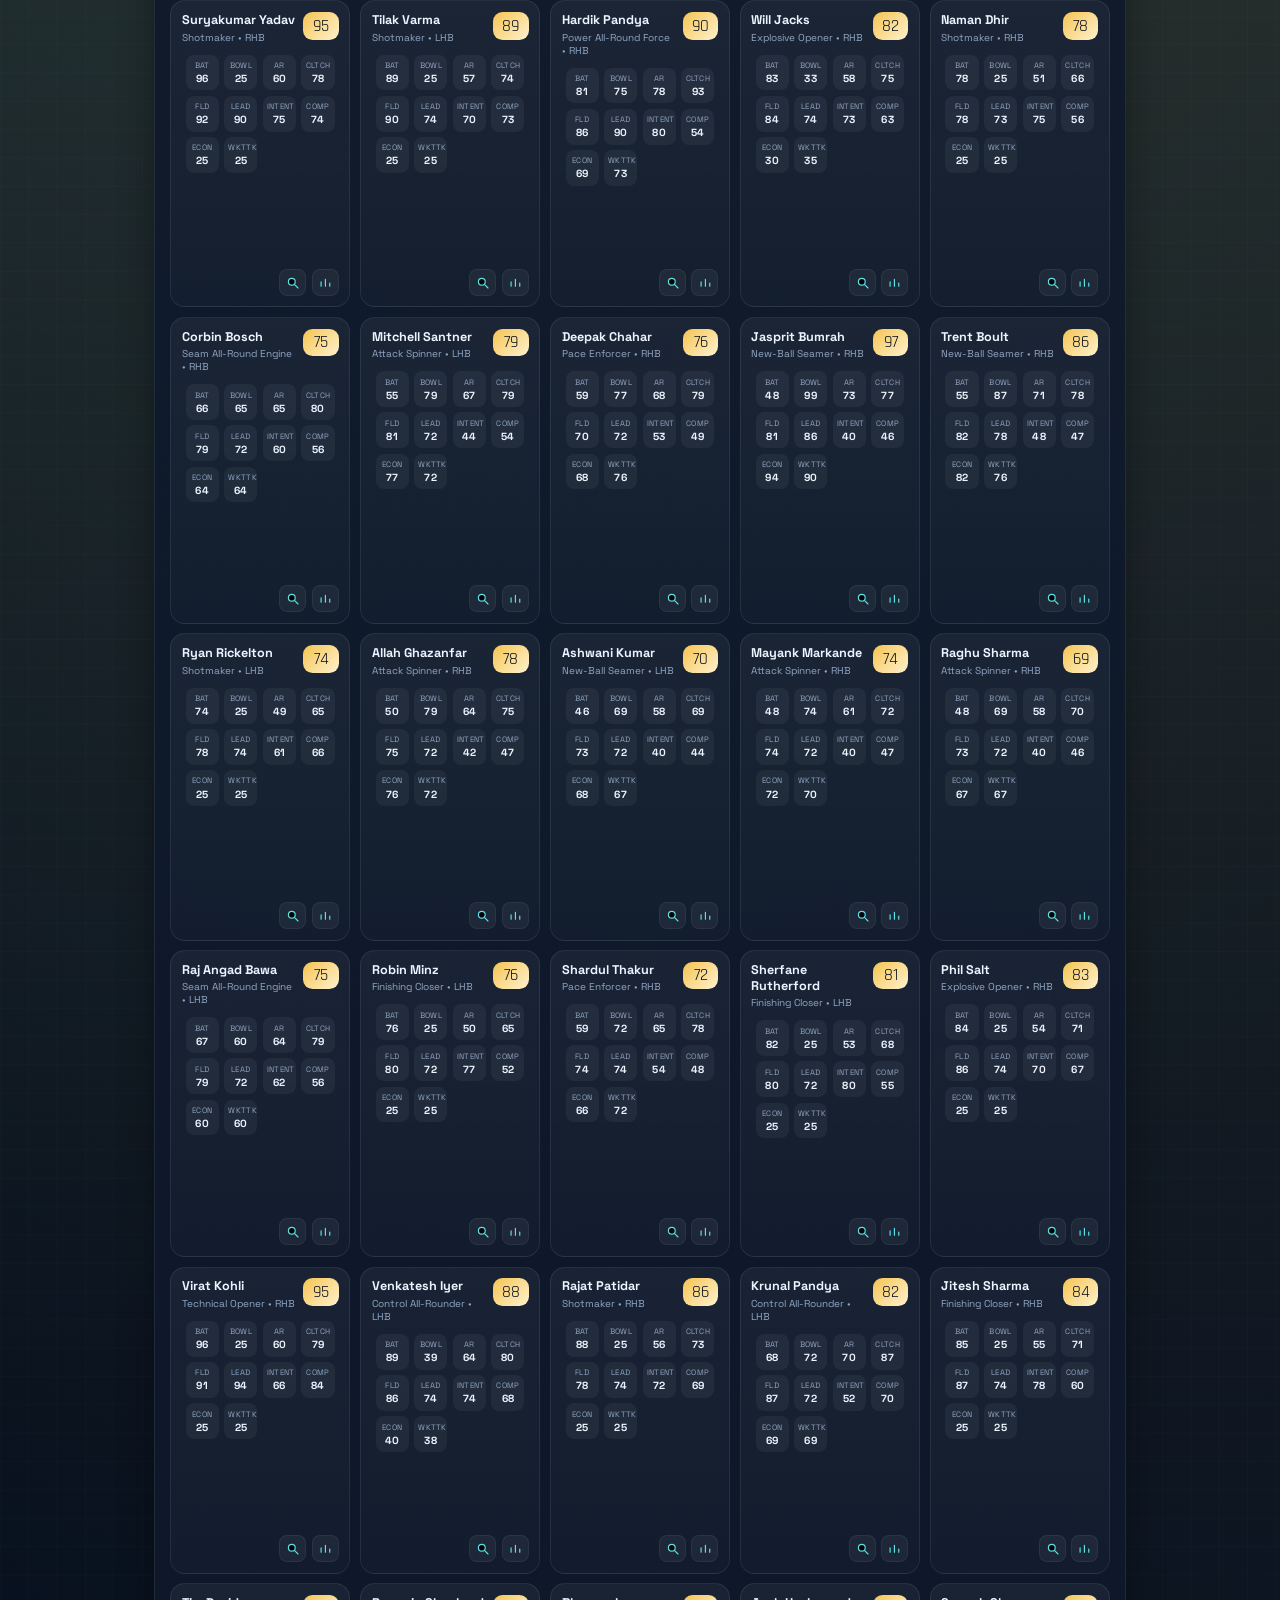
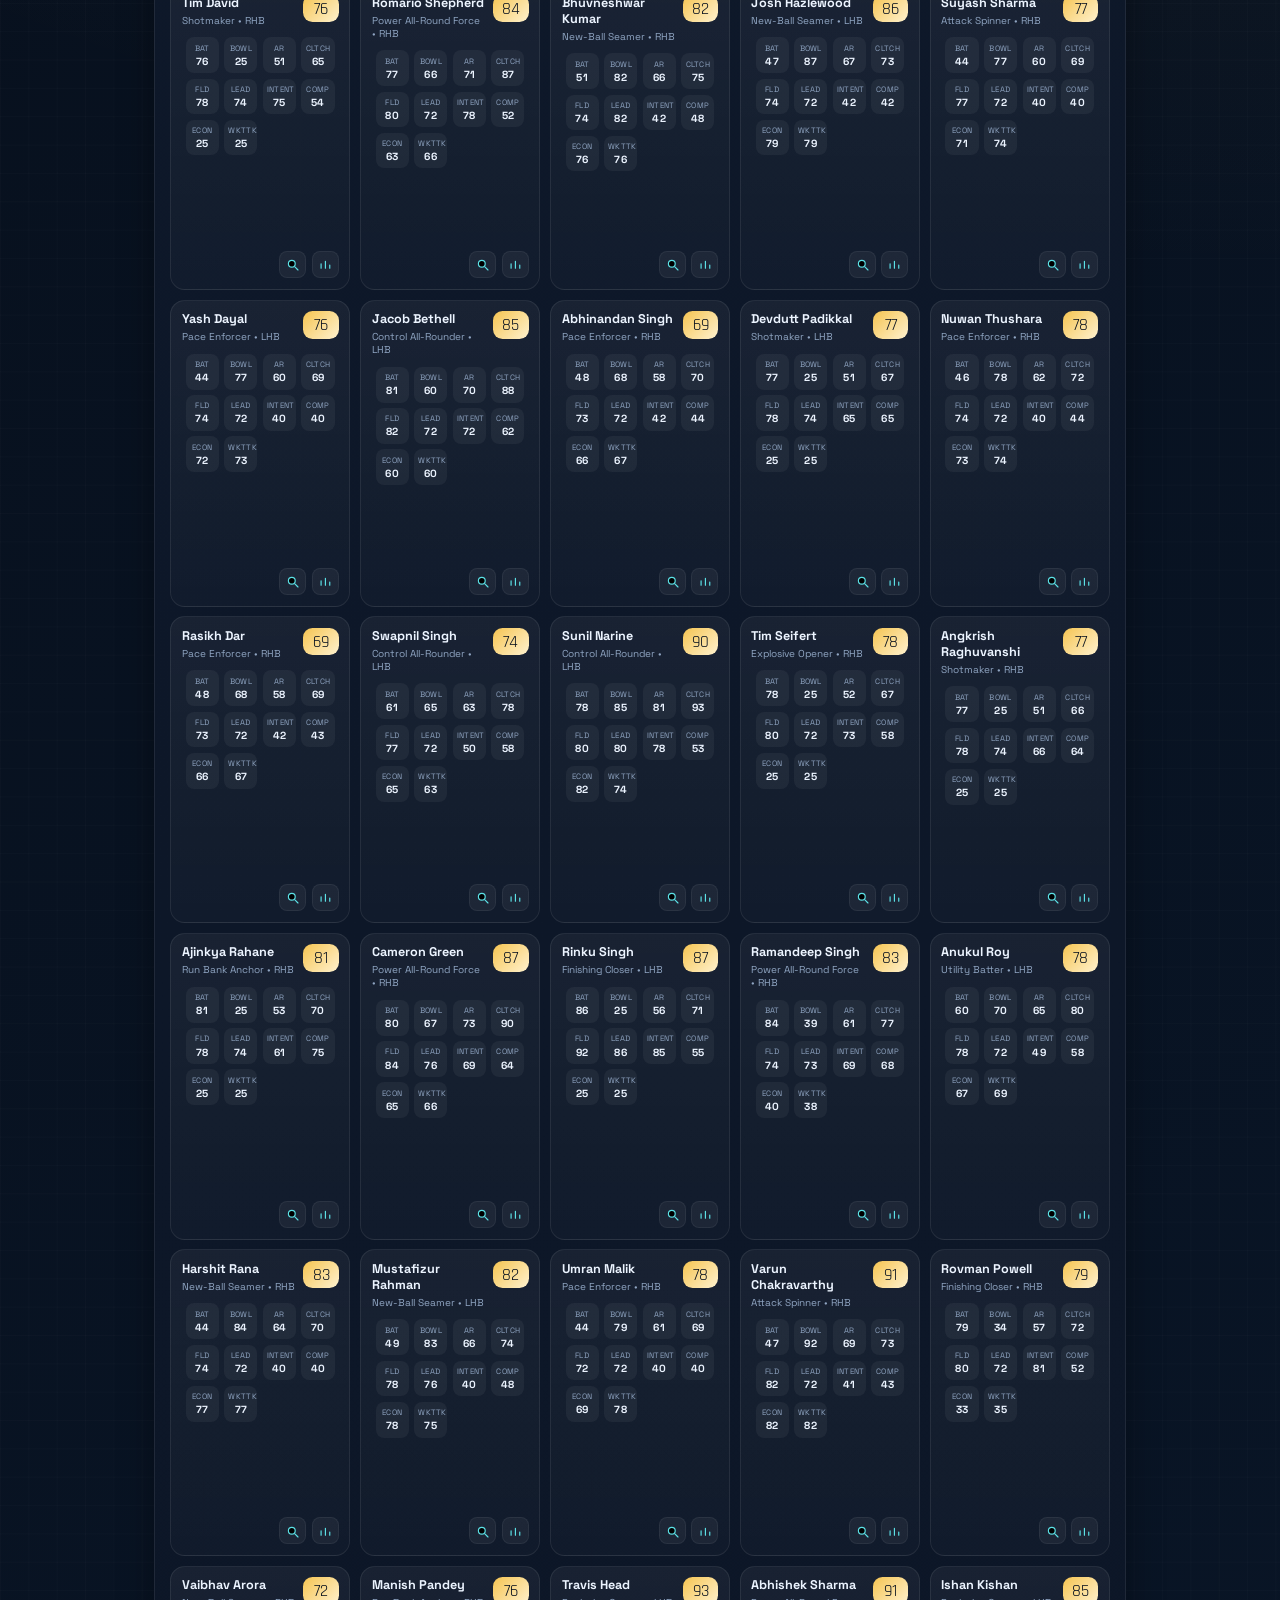
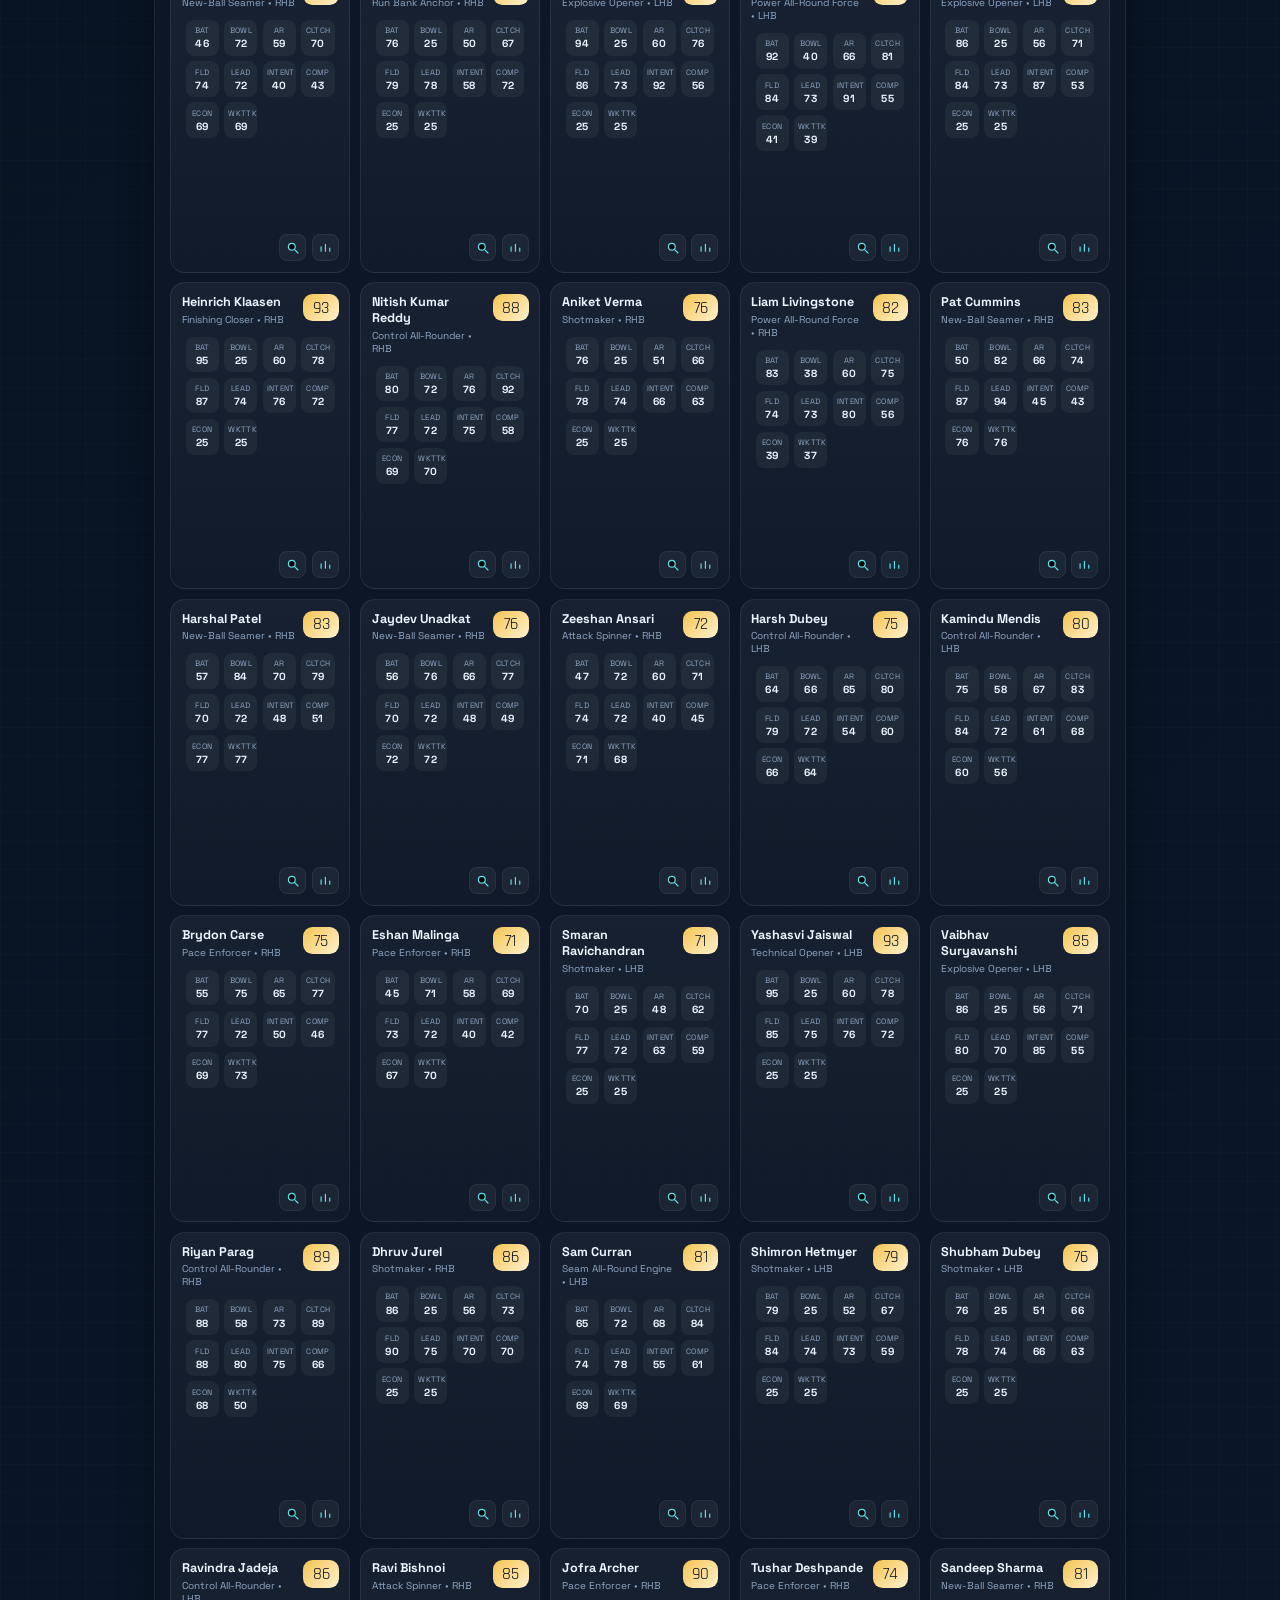
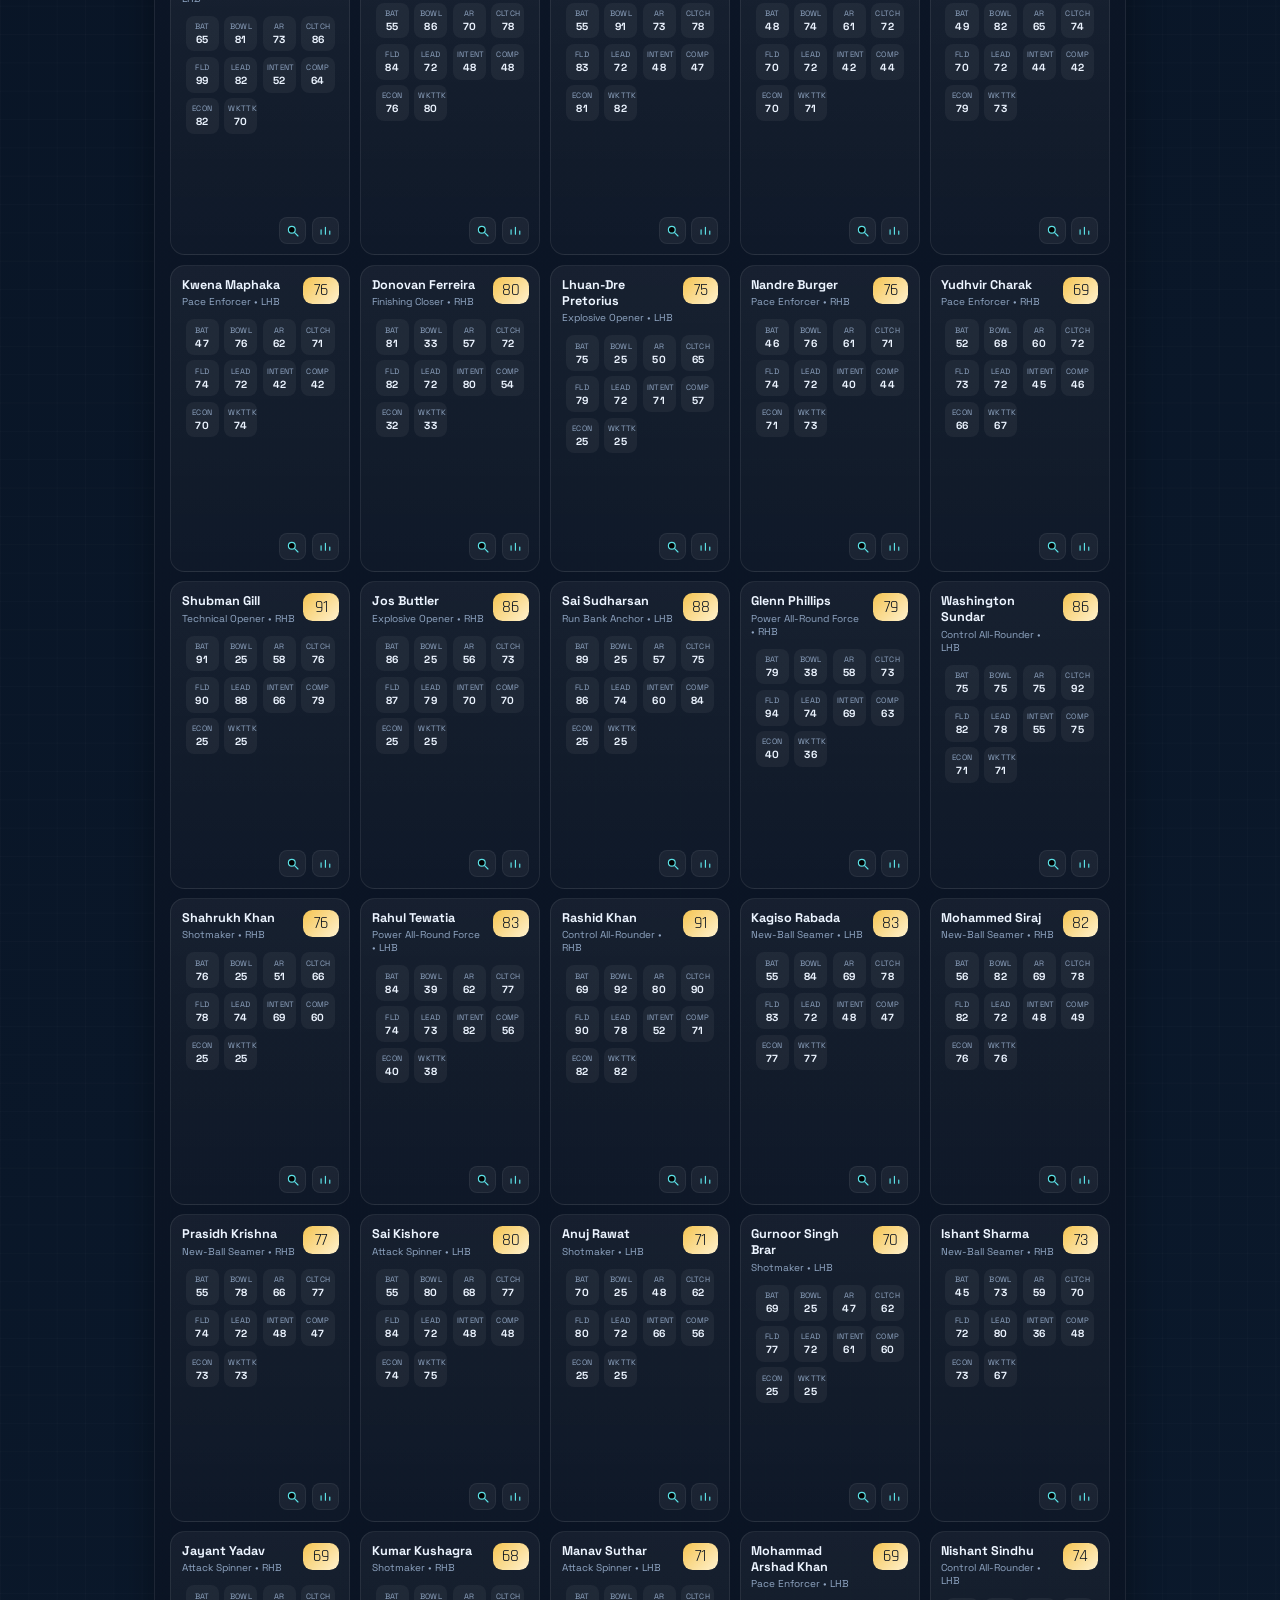
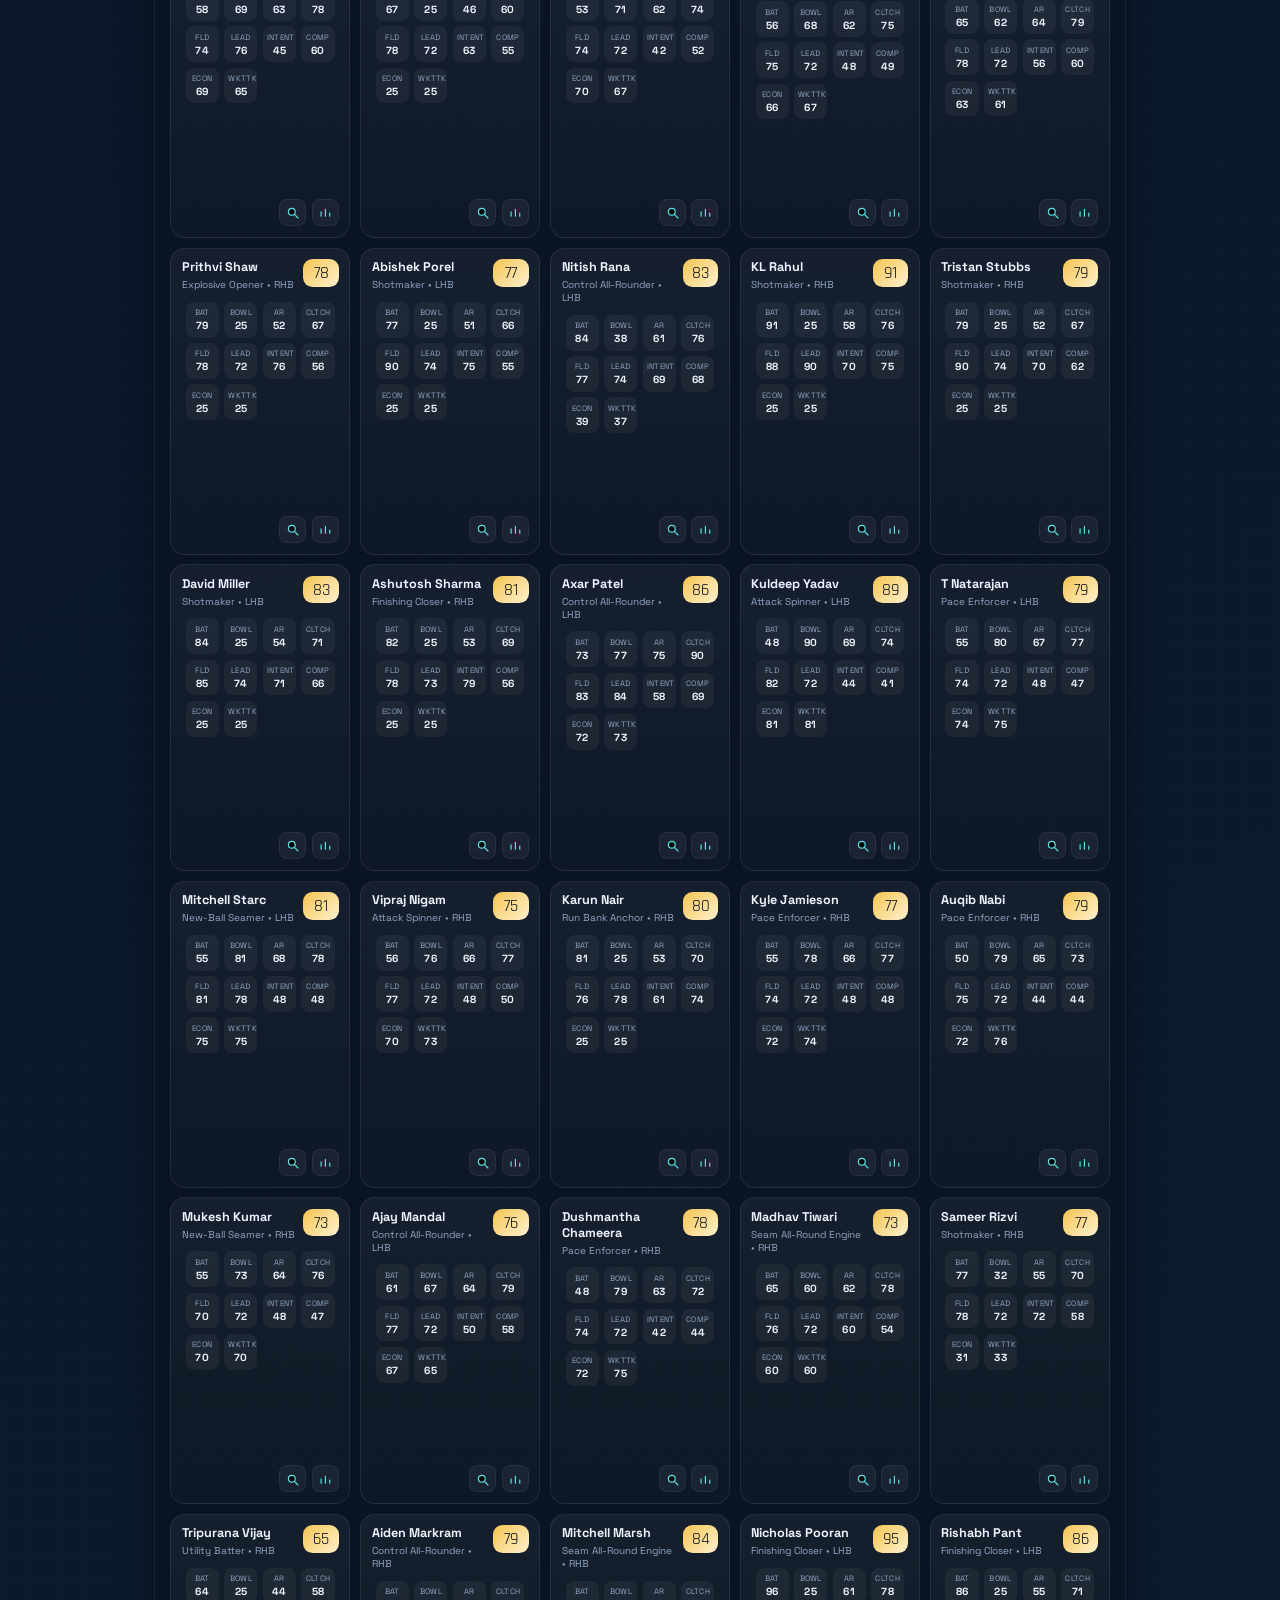
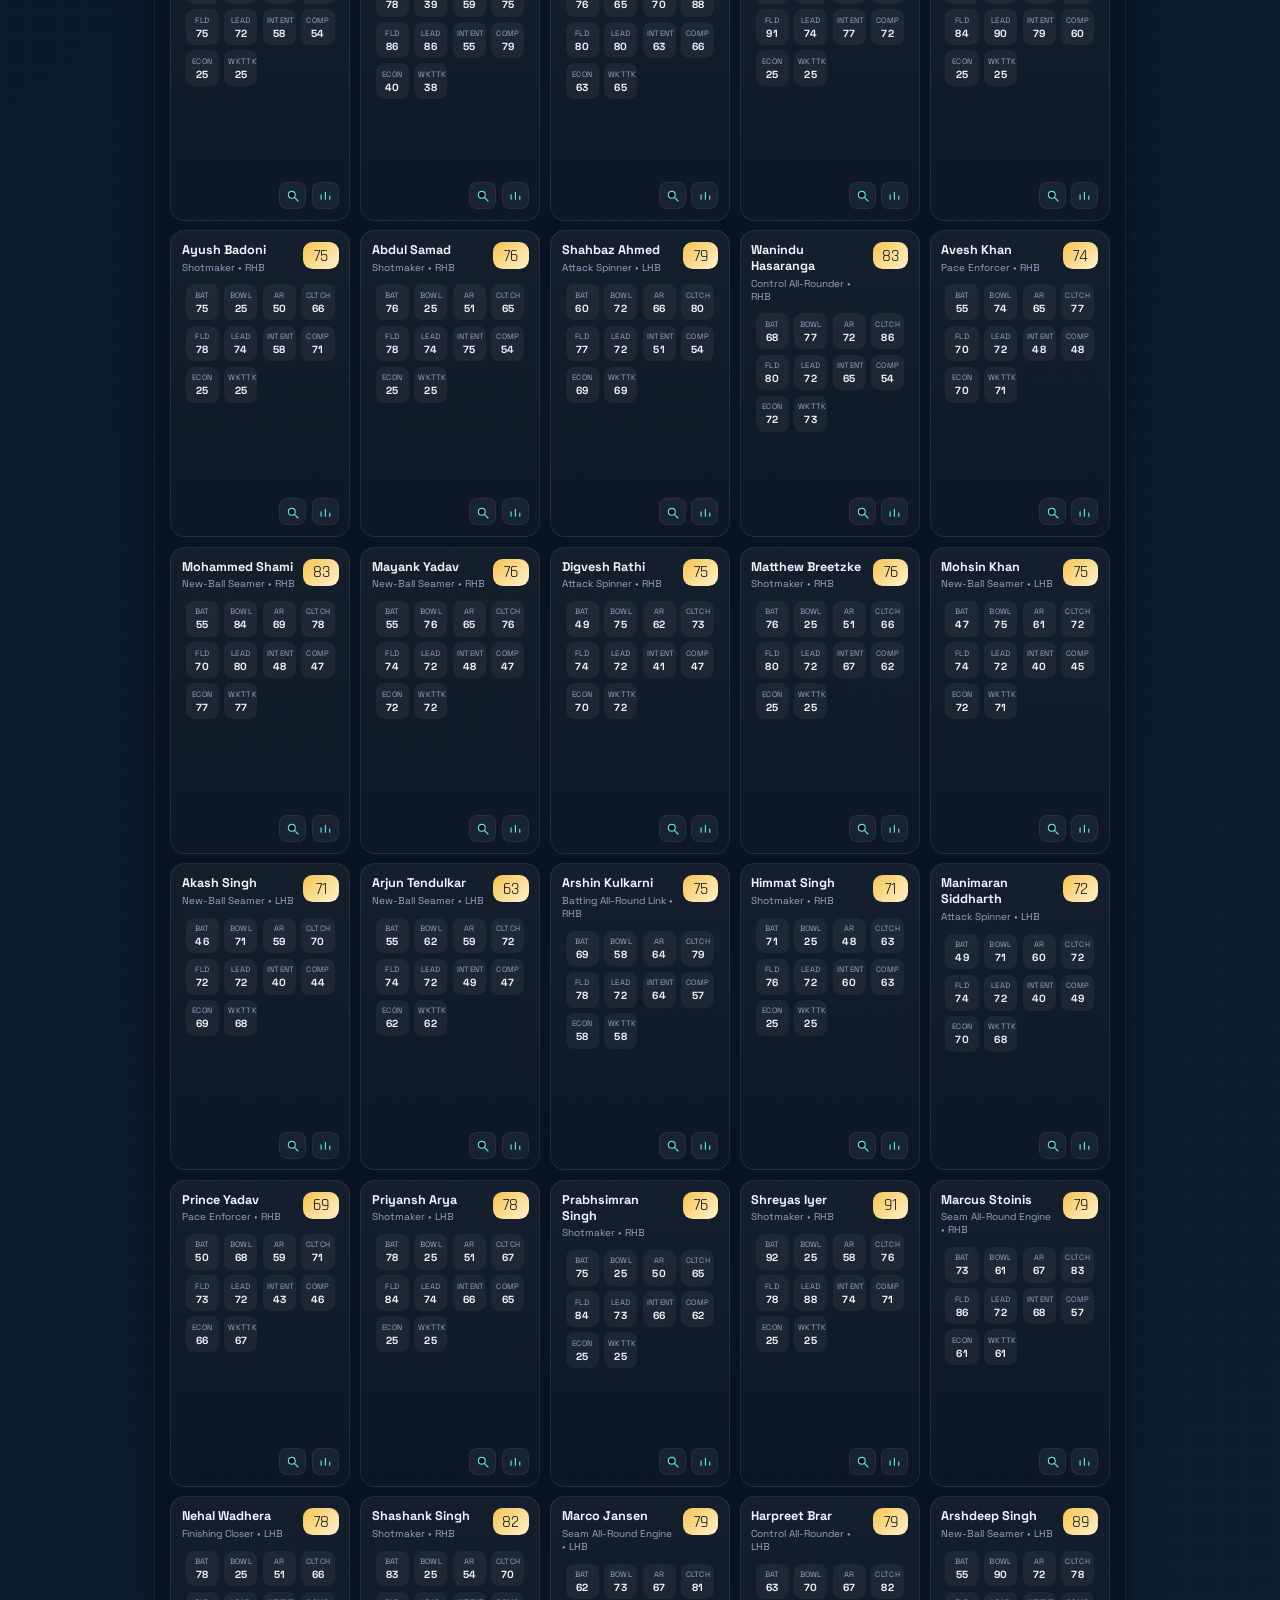
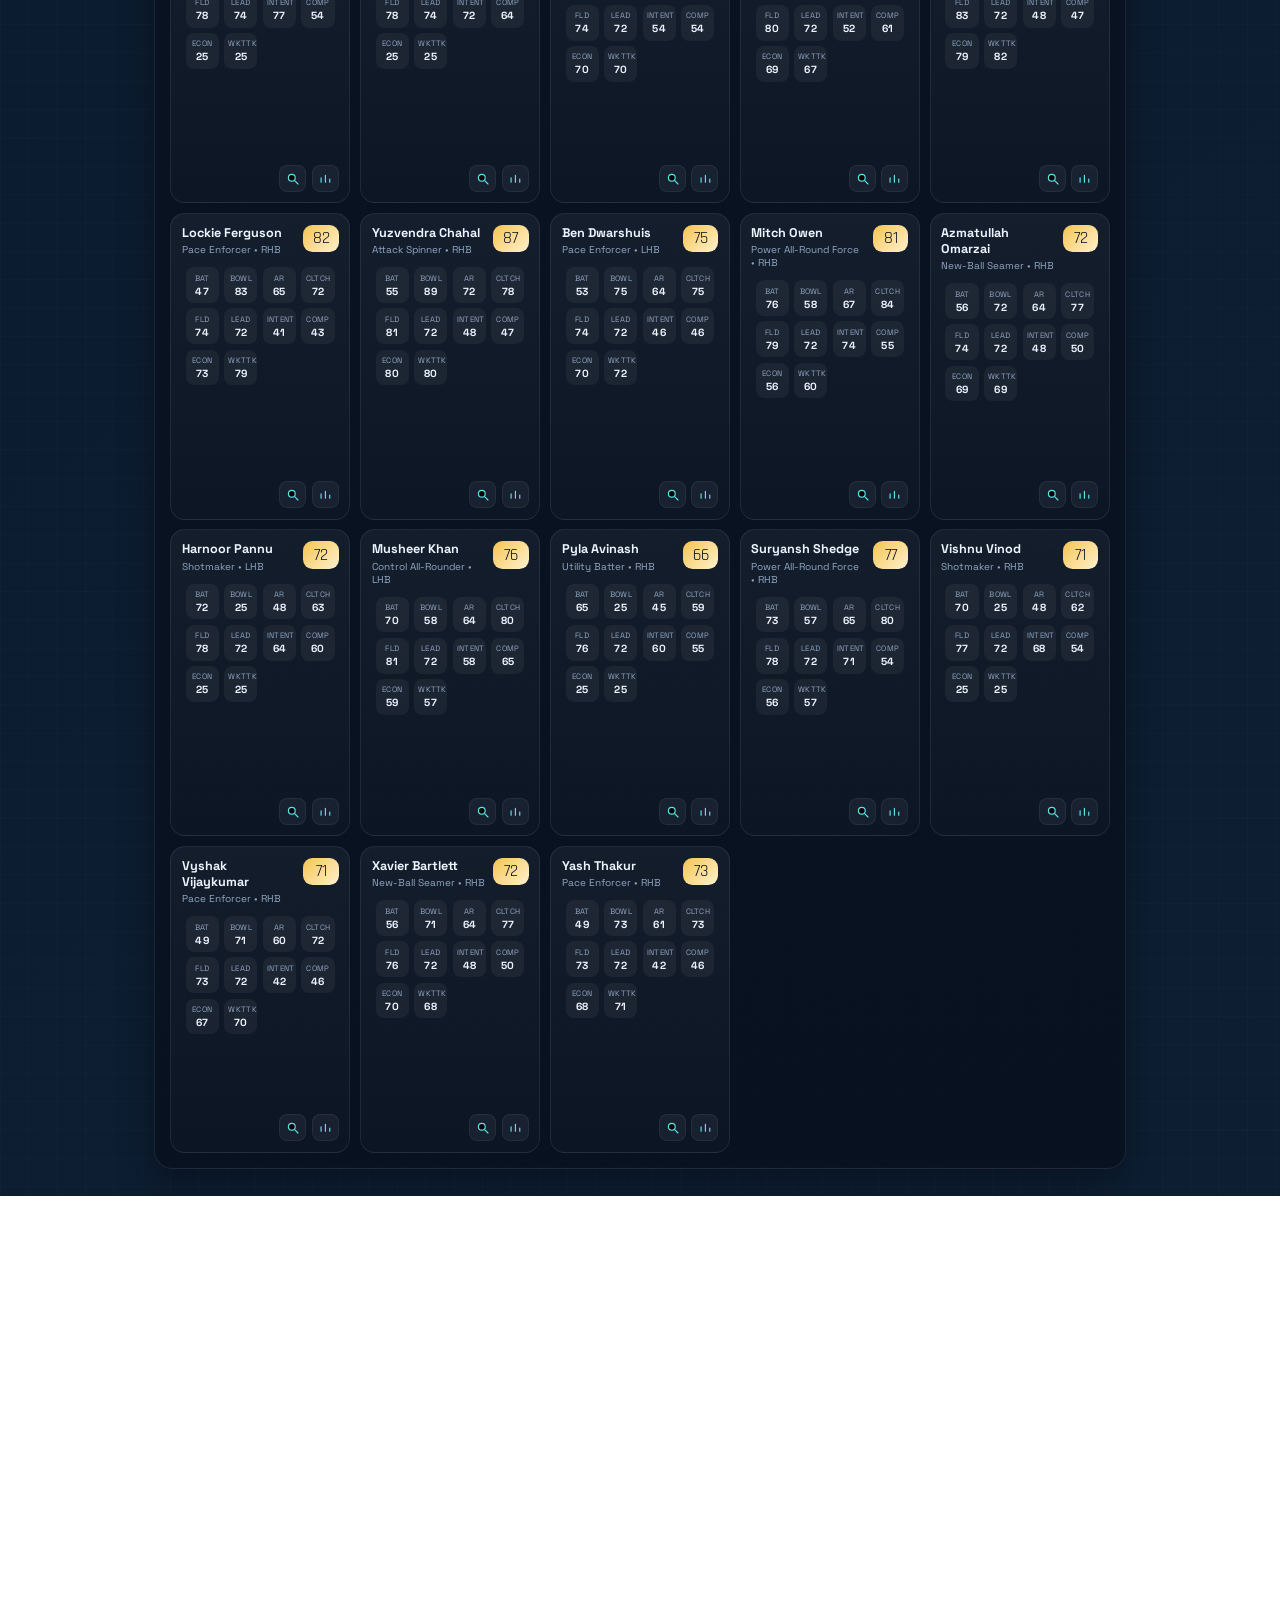
<file: season-cards.html>
<!DOCTYPE html>
<html lang="en">
<head>
  <meta charset="UTF-8" />
  <meta name="viewport" content="width=device-width, initial-scale=1.0" />
  <title>IPL 2026 Season Card Test</title>
  <link rel="icon" type="image/svg+xml" href="favicon.svg" />
  <link rel="preload" href="styles.css?v=20260319k" as="style" />
  <link rel="preload" href="app.js?v=20260319az" as="script" />
  <link rel="prefetch" href="index.html" />
  <link rel="prefetch" href="ratings.html" />
  <link rel="preconnect" href="https://fonts.googleapis.com" />
  <link rel="preconnect" href="https://fonts.gstatic.com" crossorigin />
  <link href="https://fonts.googleapis.com/css2?family=Rajdhani:wght@400;500;600;700&family=Space+Grotesk:wght@400;500;700&display=swap" rel="stylesheet" />
  <link rel="stylesheet" href="styles.css?v=20260319k" />
</head>
<body>
  <div class="app-shell">
    <nav class="top-nav">
      <a class="nav-link" href="index.html">Simulator</a>
      <a class="nav-link" href="ratings.html">Player Ratings</a>
      <a class="nav-link active" href="season-cards.html">Season Card Test</a>
      <a class="nav-link" href="custom.html">Custom XI</a>
      <a class="nav-link" href="make-player.html">Make A Player</a>
      <button id="contact-trigger" class="nav-link nav-button nav-contact nav-contact-right" type="button">Contact</button>
    </nav>

    <div id="contact-overlay" class="info-overlay" hidden>
      <div id="contact-backdrop" class="info-backdrop"></div>
      <section id="contact-panel" class="info-panel" role="dialog" aria-modal="true" aria-labelledby="contact-title">
        <button id="contact-close" class="info-dismiss" type="button" aria-label="Close contact">×</button>
        <p class="eyebrow">CONTACT</p>
        <h2 id="contact-title" class="info-title">Get in touch</h2>
        <article class="info-card">
          <h3>Feedback / bug? <a class="inline-award-link" href="mailto:iplsimulator@gmail.com">iplsimulator@gmail.com</a></h3>
        </article>
      </section>
    </div>

    <header class="hero ratings-hero">
      <section class="scoreboard-panel">
        <div class="panel-heading compact">
          <div>
            <p class="eyebrow">Experimental View</p>
            <h2>Season Stat Player Cards</h2>
          </div>
        </div>
        <div class="selector-row ratings-controls">
          <label>
            Team
            <select id="season-cards-team-filter"></select>
          </label>
          <label>
            Sort By
            <select id="season-cards-sort">
              <option value="awardMvpScore">Adjusted Impact</option>
              <option value="seasonRuns">Runs</option>
              <option value="seasonWickets">Wickets</option>
              <option value="seasonStrikeRate">Strike Rate</option>
              <option value="seasonEconomy">Economy</option>
              <option value="ratingsOverall">Overall Rating</option>
            </select>
          </label>
        </div>
        <p id="season-cards-summary" class="player-season-line">Testing layout for season stat cards.</p>
      </section>
    </header>

    <main class="dashboard-grid ratings-grid">
      <section class="panel panel-wide">
        <div class="panel-heading compact">
          <div>
            <p class="eyebrow">Prototype</p>
            <h2>All Player Season Cards</h2>
          </div>
        </div>
        <div id="season-cards-grid" class="player-grid"></div>
      </section>
    </main>
  </div>

  <script src="players-data.js?v=20260315k"></script>
  <script src="app.js?v=20260319az"></script>
</body>
</html>
</file>
<file: styles.css>
:root {
  --bg: #08111f;
  --bg-alt: #101b2d;
  --panel: rgba(10, 20, 36, 0.9);
  --panel-border: rgba(255, 255, 255, 0.08);
  --text: #ecf4ff;
  --muted: #90a6c3;
  --accent: #f5c451;
  --accent-2: #5ce1e6;
  --positive: #81ffb1;
  --danger: #ff8e8e;
  --shadow: 0 22px 55px rgba(0, 0, 0, 0.35);
}

@media (min-width: 1200px) {
  html {
    zoom: 0.675;
  }
}

* {
  box-sizing: border-box;
}

body {
  position: relative;
  margin: 0;
  min-height: 100vh;
  overflow-x: hidden;
  font-family: "Space Grotesk", sans-serif;
  color: var(--text);
  background:
    radial-gradient(circle at top left, rgba(92, 225, 230, 0.16), transparent 24%),
    radial-gradient(circle at top right, rgba(245, 196, 81, 0.2), transparent 28%),
    linear-gradient(145deg, #060c16, #091526 45%, #0d1e33);
}

body.bowling-plan-open {
  height: 100vh;
  overflow: hidden;
}

body.how-to-play-open {
  height: 100vh;
  overflow: hidden;
  overscroll-behavior: none;
}

body::before {
  content: "";
  position: absolute;
  inset: 0;
  pointer-events: none;
  background-image:
    linear-gradient(rgba(255, 255, 255, 0.03) 1px, transparent 1px),
    linear-gradient(90deg, rgba(255, 255, 255, 0.03) 1px, transparent 1px);
  background-size: 42px 42px;
  opacity: 0.55;
}

.confetti-layer {
  position: fixed;
  inset: 0;
  pointer-events: none;
  overflow: hidden;
  z-index: 80;
}

.confetti-batch {
  position: absolute;
  inset: 0;
  pointer-events: none;
}

.confetti-piece {
  position: absolute;
  top: -10vh;
  width: 12px;
  height: 22px;
  border-radius: 4px;
  opacity: 0;
  animation: confetti-fall var(--duration, 2200ms) linear forwards;
  transform: translate3d(0, 0, 0) rotate(0deg);
  box-shadow: 0 0 14px rgba(255, 255, 255, 0.18);
}

.loss-piece {
  width: auto;
  height: auto;
  background: transparent !important;
  box-shadow: none;
  font-size: 2.4rem;
  line-height: 1;
  color: #ff6f6f;
  text-shadow: 0 0 18px rgba(255, 80, 80, 0.38);
}

.mvp-piece {
  width: auto;
  height: auto;
  background: transparent !important;
  box-shadow: none;
  font-size: 2rem;
  line-height: 1;
  color: #f5d67a;
  text-shadow: 0 0 16px rgba(245, 196, 81, 0.34);
}

.game-win-piece,
.game-loss-piece {
  width: auto;
  height: auto;
  background: transparent !important;
  box-shadow: none;
  font-size: 1.9rem;
  line-height: 1;
}

.game-win-piece {
  color: #7dff9f;
  text-shadow: 0 0 16px rgba(129, 255, 177, 0.34);
}

.game-loss-piece {
  color: #ff7f7f;
  text-shadow: 0 0 16px rgba(255, 110, 110, 0.3);
}

@keyframes confetti-fall {
  0% {
    opacity: 0;
    transform: translate3d(0, 0, 0) rotate(0deg) scale(0.85);
  }

  8% {
    opacity: 1;
  }

  100% {
    opacity: 0;
    transform:
      translate3d(var(--drift-x, 0px), 112vh, 0)
      rotate(var(--spin, 540deg))
      scale(1.08);
  }
}

.app-shell {
  position: relative;
  z-index: 1;
  width: min(1440px, calc(100% - 32px));
  margin: 0 auto;
  padding: 24px 0 40px;
}

.top-nav {
  display: flex;
  flex-wrap: wrap;
  gap: 10px;
  margin-bottom: 18px;
}

.nav-link {
  display: inline-flex;
  align-items: center;
  justify-content: center;
  padding: 11px 18px;
  border-radius: 999px;
  border: 1px solid rgba(255, 255, 255, 0.08);
  color: var(--muted);
  text-decoration: none;
  background: rgba(255, 255, 255, 0.04);
  transition: transform 180ms ease, border-color 180ms ease, color 180ms ease;
}

.nav-button {
  font: inherit;
  cursor: pointer;
}

.nav-saves {
  margin-left: auto;
}

.nav-contact {
  margin-left: 0;
}

.nav-contact-right {
  margin-left: auto;
}

.info-overlay {
  position: fixed;
  inset: 0;
  z-index: 40;
  display: grid;
  place-items: center;
  padding: 24px;
  pointer-events: none;
}

.info-overlay[hidden] {
  display: none;
}

.info-backdrop {
  position: absolute;
  inset: 0;
  background: rgba(4, 10, 18, 0.56);
  backdrop-filter: blur(1.5px);
  pointer-events: auto;
}

.info-panel {
  position: relative;
  z-index: 41;
  width: min(560px, 100%);
  max-width: calc(100vw - 32px);
  border-radius: 28px;
  border: 1px solid rgba(72, 202, 228, 0.18);
  background: linear-gradient(180deg, rgba(16, 27, 45, 0.96), rgba(8, 17, 31, 0.95));
  box-shadow: 0 20px 70px rgba(0, 0, 0, 0.42);
  padding: 24px;
  pointer-events: auto;
  animation: how-to-play-float-in 260ms ease;
}

.info-dismiss {
  position: absolute;
  top: 14px;
  right: 14px;
  width: 28px;
  min-width: 28px;
  height: 28px;
  padding: 0;
  border: 0;
  background: transparent;
  color: var(--text);
  box-shadow: none;
  font-size: 1.4rem;
  line-height: 1;
}

.info-title {
  margin: 0;
  font-size: 1.8rem;
}

.info-card {
  margin-top: 18px;
  border-radius: 22px;
  border: 1px solid rgba(255, 255, 255, 0.08);
  background: rgba(255, 255, 255, 0.03);
  padding: 22px;
}

.info-card h3 {
  margin: 0;
  font-size: 1.15rem;
}

.info-card p {
  margin: 12px 0 0;
  color: var(--muted);
  line-height: 1.5;
}

.offseason-modal {
  width: min(940px, 100%);
  max-height: min(88vh, 920px);
  overflow: auto;
  overscroll-behavior: contain;
}

.trade-modal {
  width: calc(100vw - 8px);
  max-width: calc(100vw - 8px);
  height: auto;
  max-height: calc(100vh - 8px);
  padding: 12px 16px 8px;
  overflow: auto;
}

.offseason-summary-grid {
  display: grid;
  grid-template-columns: repeat(3, minmax(0, 1fr));
  gap: 12px;
  margin-top: 18px;
}

.offseason-summary-card {
  display: grid;
  gap: 6px;
  padding: 16px;
  border-radius: 18px;
  background: rgba(255, 255, 255, 0.04);
  border: 1px solid rgba(255, 255, 255, 0.08);
}

.offseason-summary-card span {
  color: var(--muted);
  font-size: 0.76rem;
  letter-spacing: 0.08em;
  text-transform: uppercase;
}

.offseason-summary-card strong {
  font-size: 1.2rem;
}

.offseason-helper {
  margin: 18px 0 14px;
}

.offseason-roster-list,
.offseason-history {
  display: grid;
  gap: 10px;
}

.offseason-roster-list {
  margin-top: 10px;
}

.offseason-player-row,
.offseason-history-row {
  display: grid;
  align-items: center;
  gap: 12px;
  padding: 14px 16px;
  border-radius: 18px;
  background: rgba(255, 255, 255, 0.03);
  border: 1px solid rgba(255, 255, 255, 0.08);
}

.offseason-player-row {
  grid-template-columns: auto minmax(0, 1fr) auto auto;
}

.offseason-player-row input {
  width: 18px;
  height: 18px;
}

.offseason-player-main {
  display: grid;
  gap: 4px;
  min-width: 0;
}

.offseason-player-main span,
.offseason-history-row span {
  color: var(--muted);
  font-size: 0.84rem;
}

.offseason-player-tag {
  padding: 6px 10px;
  border-radius: 999px;
  background: rgba(255, 255, 255, 0.05);
  font-size: 0.76rem;
  letter-spacing: 0.08em;
  text-transform: uppercase;
}

.offseason-player-row.is-retained .offseason-player-tag {
  color: #0b2a70;
  background: var(--accent-2);
}

.offseason-player-row.is-released {
  opacity: 0.78;
}

.offseason-player-salary {
  font-weight: 700;
}

.offseason-footer,
.offseason-actions {
  display: flex;
  align-items: center;
  justify-content: space-between;
  gap: 12px;
}

.offseason-footer {
  margin-top: 18px;
}

.offseason-actions-wide {
  margin-top: 18px;
}

.offseason-actions button {
  flex: 1;
}

.offseason-footer .offseason-actions {
  display: grid;
  grid-template-columns: minmax(0, 1.15fr) minmax(0, 1.35fr);
  width: min(100%, 420px);
}

.offseason-footer .offseason-actions .primary-btn {
  flex: unset;
}

.offseason-footer .offseason-actions .ghost-btn {
  flex: unset;
}

.trade-summary-grid {
  margin-bottom: 10px;
  gap: 8px;
  grid-template-columns: repeat(4, minmax(0, 1fr));
}

.trade-summary-grid .offseason-summary-card {
  padding: 10px 12px;
  border-radius: 14px;
}

.trade-summary-grid .offseason-summary-card span {
  font-size: 0.64rem;
}

.trade-summary-grid .offseason-summary-card strong {
  font-size: 0.96rem;
}

.trade-cap-delta {
  font-style: normal;
  font-size: 0.95rem;
  margin-left: 8px;
}

.trade-cap-delta.is-positive {
  color: var(--positive);
}

.trade-cap-delta.is-negative {
  color: var(--danger);
}

.trade-cap-projected {
  font-style: normal !important;
  font-size: 0.95rem;
}

.trade-cap-projected.is-positive {
  color: var(--positive);
}

.trade-cap-projected.is-negative {
  color: var(--danger);
}

.trade-cap-separator {
  color: var(--text);
  margin: 0 6px;
}

.trade-team-select-row {
  margin-bottom: 8px;
  display: flex;
  justify-content: flex-end;
  align-items: end;
  gap: 4px;
}

.trade-team-select-row label {
  display: grid;
  gap: 8px;
  font-size: 0.88rem;
  text-transform: uppercase;
  color: var(--muted);
  width: calc(50% - 90px);
  min-width: 0;
}

.trade-finder-panel {
  margin-bottom: 10px;
  padding: 14px;
  border-radius: 18px;
  background: rgba(255, 255, 255, 0.03);
  border: 1px solid rgba(255, 255, 255, 0.08);
}

.trade-finder-head {
  display: flex;
  align-items: center;
  justify-content: space-between;
  gap: 10px;
  margin-bottom: 10px;
}

.trade-finder-head h3 {
  margin: 0;
  font-size: 1.02rem;
}

.trade-finder-grid {
  display: grid;
  grid-template-columns: repeat(2, minmax(0, 1fr));
  gap: 10px;
}

.trade-finder-card {
  padding: 14px;
  border-radius: 16px;
  background: rgba(11, 23, 40, 0.45);
  border: 1px solid rgba(255, 255, 255, 0.08);
  display: grid;
  gap: 10px;
}

.trade-finder-card-top {
  display: flex;
  justify-content: space-between;
  gap: 10px;
  align-items: flex-start;
}

.trade-finder-card-top h4 {
  margin: 0;
  font-size: 0.98rem;
}

.trade-finder-card-top p {
  margin: 4px 0 0;
  color: var(--muted);
  font-size: 0.8rem;
}

.trade-finder-card .ghost-btn {
  width: 100%;
}

.trade-finder-carousel {
  display: grid;
  grid-template-columns: auto minmax(0, 1fr) auto;
  gap: 10px;
  align-items: stretch;
}

.trade-finder-card-focus {
  min-height: 100%;
}

.trade-finder-card-footer {
  display: grid;
  gap: 10px;
  margin-top: auto;
}

.trade-mode-btn,
.trade-finder-nav {
  display: inline-flex;
  align-items: center;
  justify-content: center;
  width: 44px;
  min-width: 44px;
  height: 44px;
  border-radius: 14px;
  border: 1px solid rgba(255, 255, 255, 0.1);
  background: rgba(255, 255, 255, 0.05);
  color: var(--text);
  cursor: pointer;
  transition: transform 0.18s ease, border-color 0.18s ease, background 0.18s ease;
}

.trade-mode-btn:hover,
.trade-mode-btn:focus-visible,
.trade-finder-nav:hover,
.trade-finder-nav:focus-visible {
  transform: translateY(-1px);
  border-color: rgba(92, 225, 230, 0.45);
  background: rgba(92, 225, 230, 0.08);
}

.trade-mode-btn svg,
.trade-finder-nav svg {
  width: 18px;
  height: 18px;
  display: block;
}

.trade-mode-btn span,
.trade-finder-nav span {
  display: inline-block;
  font-family: "Rajdhani", sans-serif;
  font-size: 1.45rem;
  line-height: 1;
  font-weight: 700;
}

.trade-mode-btn svg path,
.trade-finder-nav svg path,
.trade-mode-btn svg circle,
.trade-finder-nav svg circle {
  stroke: currentColor;
  fill: none;
  stroke-width: 1.55;
  stroke-linecap: round;
  stroke-linejoin: round;
}

.trade-mode-btn[data-trade-finder-search] {
  color: rgba(92, 225, 230, 1);
}

.trade-search-icon {
  display: block;
  width: 20px;
  height: 20px;
  object-fit: contain;
  pointer-events: none;
}

.trade-machine {
  display: grid;
  grid-template-columns: minmax(0, 1fr) auto minmax(0, 1fr);
  gap: 10px;
  align-items: start;
}

.trade-summary-negative {
  color: var(--danger);
}

.trade-column {
  display: grid;
  min-width: 0;
}

.trade-side {
  display: grid;
  grid-template-columns: repeat(3, minmax(0, 1fr));
  gap: 8px;
  min-width: 0;
}

.trade-divider {
  display: grid;
  place-items: center;
  width: 42px;
  min-height: 180px;
  align-self: stretch;
  border-radius: 18px;
  border: 0;
  background: transparent;
  box-shadow: none;
}

.trade-divider svg {
  width: 24px;
  height: 24px;
  fill: none;
  stroke: var(--accent);
  stroke-linecap: round;
  stroke-linejoin: round;
  stroke-width: 1.9;
}

.trade-slot {
  position: relative;
  min-height: 320px;
  height: 320px;
  border-radius: 22px;
  border: 1px solid rgba(92, 225, 230, 0.72);
  background: linear-gradient(180deg, rgba(255, 255, 255, 0.05), rgba(255, 255, 255, 0.02));
  box-shadow: 0 0 0 1px rgba(92, 225, 230, 0.22);
  min-width: 0;
}

.trade-player-card {
  border-color: rgba(92, 225, 230, 0.95);
  box-shadow: 0 0 0 1px rgba(92, 225, 230, 0.45);
}

.trade-slot-filled {
  display: flex;
  flex-direction: column;
  justify-content: center;
  gap: 10px;
  padding: 14px;
}

.trade-player-card {
  overflow: hidden;
}

.trade-player-card .player-meta {
  margin-bottom: 10px;
}

.trade-player-card .player-ratings {
  grid-template-columns: repeat(5, minmax(0, 1fr));
  gap: 6px;
  padding: 0;
}

.trade-player-card .player-ratings span {
  padding: 7px 4px;
  font-size: 0.58rem;
  letter-spacing: 0;
  line-height: 1.05;
}

.trade-player-card .player-ratings strong {
  font-size: 0.84rem;
}

.trade-player-stars {
  display: flex;
  align-items: center;
  justify-content: space-between;
  gap: 10px;
  margin-top: 10px;
  padding-top: 10px;
  border-top: 1px solid rgba(255, 255, 255, 0.1);
}

.trade-player-stars-label {
  font-size: 0.64rem;
  letter-spacing: 0.12em;
  text-transform: uppercase;
  color: rgba(228, 235, 255, 0.72);
}

.trade-player-stars-row {
  display: inline-flex;
  align-items: center;
  gap: 0.14em;
  font-size: 0.95rem;
  line-height: 1;
}

.trade-star {
  position: relative;
  display: inline-block;
  color: rgba(246, 210, 70, 0.28);
}

.trade-star.is-full {
  color: #f6d246;
  text-shadow: 0 0 14px rgba(246, 210, 70, 0.2);
}

.trade-star.is-half {
  color: rgba(246, 210, 70, 0.28);
}

.trade-star.is-half::before {
  content: "★";
  position: absolute;
  inset: 0;
  width: 50%;
  overflow: hidden;
  color: #f6d246;
  text-shadow: 0 0 14px rgba(246, 210, 70, 0.2);
}

.trade-slot-empty {
  width: 100%;
  display: flex;
  align-items: center;
  justify-content: center;
  background: linear-gradient(180deg, rgba(255, 255, 255, 0.05), rgba(255, 255, 255, 0.02));
  border-color: rgba(92, 225, 230, 1);
  box-shadow: 0 0 0 1px rgba(92, 225, 230, 0.5);
  cursor: pointer;
}

.trade-slot-select-card {
  padding: 14px;
}

.trade-slot-select-wrap {
  width: 100%;
  display: grid;
  align-content: center;
  height: 100%;
}

.trade-slot-select-wrap select {
  width: 100%;
  min-width: 0;
}

.trade-slot-remove {
  position: absolute;
  top: 12px;
  right: 12px;
  width: 20px;
  min-width: 20px;
  height: 20px;
  padding: 0;
  border: 0;
  border-radius: 0;
  background: transparent;
  color: var(--text);
  font-size: 1rem;
  line-height: 1;
  box-shadow: none;
  font-weight: 400;
  text-transform: lowercase;
}

.trade-status-panel {
  display: grid;
  gap: 10px;
  margin-top: 10px;
}

.trade-status-panel-dual {
  grid-template-columns: repeat(2, minmax(0, 1fr));
}

.trade-status-row {
  display: grid;
  gap: 8px;
  align-content: start;
  min-height: 90px;
  padding: 16px 18px;
  border-radius: 20px;
  border: 1px solid rgba(255, 255, 255, 0.08);
  background: rgba(255, 255, 255, 0.03);
}

.trade-status-row strong {
  font-family: "Rajdhani", sans-serif;
  letter-spacing: 0.04em;
}

.trade-status-row span {
  color: var(--muted);
  text-align: left;
  line-height: 1.5;
}

.trade-status-row.is-pass {
  border-color: rgba(129, 255, 177, 0.62);
  box-shadow: 0 0 0 1px rgba(129, 255, 177, 0.22);
}

.trade-status-row.is-fail {
  border-color: rgba(255, 142, 142, 0.62);
  box-shadow: 0 0 0 1px rgba(255, 142, 142, 0.18);
}

.trade-status-row.is-neutral {
  border-color: rgba(255, 255, 255, 0.18);
  box-shadow: 0 0 0 1px rgba(255, 255, 255, 0.08);
}

#trade-panel {
  display: grid;
  gap: 4px;
  height: auto;
  align-content: start;
  grid-template-rows: auto auto auto auto auto;
  min-height: 0;
}

#trade-panel .offseason-footer {
  margin-top: 6px;
  padding-top: 0;
  padding-bottom: 0;
  min-height: 0;
  justify-content: flex-end;
  gap: 0;
}

#trade-panel .offseason-actions {
  margin-top: 0;
}

@media (max-width: 980px) {
  .trade-summary-grid {
    grid-template-columns: repeat(2, minmax(0, 1fr));
  }

  .trade-machine {
    grid-template-columns: 1fr;
  }

  .trade-divider {
    width: 100%;
    min-height: 56px;
  }

  .trade-side {
    grid-template-columns: 1fr;
  }

  .trade-status-panel-dual {
    grid-template-columns: 1fr;
  }

  .trade-team-select-row label {
    width: 100%;
  }

  .trade-finder-grid {
    grid-template-columns: 1fr;
  }

  .trade-finder-carousel {
    grid-template-columns: 1fr;
  }

  .trade-finder-nav {
    width: 100%;
  }
}

.offseason-auction-card {
  margin-top: 18px;
  padding: 18px;
  border-radius: 22px;
  background: rgba(255, 255, 255, 0.03);
  border: 1px solid rgba(255, 255, 255, 0.08);
}

.offseason-history {
  margin-top: 18px;
}

.offseason-history-row {
  grid-template-columns: minmax(0, 1.4fr) auto auto;
}

.nav-link.active,
.nav-link:hover {
  color: var(--text);
  border-color: rgba(245, 196, 81, 0.45);
  transform: translateY(-1px);
}

.hero {
  display: grid;
  grid-template-columns: 1.3fr 0.9fr;
  gap: 20px;
  align-items: stretch;
}

.hero-copy,
.scoreboard-panel,
.panel {
  border: 1px solid var(--panel-border);
  background: linear-gradient(180deg, rgba(16, 27, 45, 0.97), rgba(8, 17, 31, 0.96));
  border-radius: 28px;
  box-shadow: var(--shadow);
}

.hero-copy {
  padding: 32px;
  position: relative;
  overflow: hidden;
}

.hero-copy::after {
  content: "";
  position: absolute;
  width: 240px;
  height: 240px;
  right: -40px;
  bottom: -40px;
  background: radial-gradient(circle, rgba(245, 196, 81, 0.25), transparent 70%);
}

.eyebrow {
  margin: 0 0 10px;
  color: var(--accent-2);
  letter-spacing: 0.18em;
  text-transform: uppercase;
  font-size: 0.74rem;
}

h1,
h2,
.team-code,
.rating-badge,
.metric,
.selector-row label,
button,
th {
  font-family: "Rajdhani", sans-serif;
}

h1 {
  margin: 0;
  max-width: 12ch;
  font-size: clamp(2.7rem, 6vw, 4.7rem);
  line-height: 0.94;
}

h2 {
  margin: 0;
  font-size: 1.7rem;
  letter-spacing: 0.03em;
}

.hero-text,
.formula-card p,
.site-footer p,
.player-meta,
.player-season-line,
.match-log p,
td,
.team-subtitle {
  color: var(--muted);
}

.hero-actions {
  display: flex;
  gap: 12px;
  margin-top: 28px;
}

.saves-modal {
  width: min(860px, 100%);
  max-height: min(88vh, 920px);
  overflow: auto;
}

.save-status {
  margin: 12px 0 0;
  font-size: 0.82rem;
  text-align: left;
}

.save-status.is-error {
  color: #ff8b8b;
}

.save-status.is-success {
  color: #8ff0ae;
}

.save-toolbar {
  display: flex;
  flex-wrap: wrap;
  gap: 10px;
  margin-top: 16px;
}

.save-toolbar button {
  padding: 11px 16px;
  font-size: 0.82rem;
}

.save-slots {
  display: grid;
  grid-template-columns: repeat(3, minmax(0, 1fr));
  gap: 12px;
  margin-top: 16px;
}

.save-slot {
  padding: 14px;
  border-radius: 18px;
  background: rgba(255, 255, 255, 0.03);
  border: 1px solid rgba(255, 255, 255, 0.08);
}

.save-slot-header {
  display: flex;
  align-items: baseline;
  justify-content: space-between;
  gap: 10px;
}

.save-slot-header strong {
  font-size: 0.96rem;
}

.save-slot-meta,
.save-slot-empty {
  margin: 10px 0 0;
  color: var(--muted);
  font-size: 0.8rem;
  line-height: 1.45;
  min-height: 56px;
}

.save-slot-actions {
  display: flex;
  gap: 8px;
  margin-top: 14px;
}

.save-slot-actions button {
  flex: 1;
  padding: 10px 12px;
  font-size: 0.76rem;
}

button {
  border: 0;
  border-radius: 999px;
  padding: 14px 22px;
  font-size: 1rem;
  letter-spacing: 0.05em;
  cursor: pointer;
  transition: transform 180ms ease, box-shadow 180ms ease, background 180ms ease;
}

button:hover {
  transform: translateY(-1px);
}

.primary-btn {
  color: #08111f;
  background: linear-gradient(135deg, var(--accent), #fff1c7);
  box-shadow: 0 14px 30px rgba(245, 196, 81, 0.3);
}

.ghost-btn {
  color: var(--text);
  background: rgba(255, 255, 255, 0.04);
  border: 1px solid rgba(255, 255, 255, 0.08);
}

.scoreboard-panel {
  padding: 24px;
  display: flex;
  flex-direction: column;
  gap: 20px;
}

.how-to-play-overlay {
  position: fixed;
  inset: 0;
  z-index: 30;
  display: grid;
  place-items: center;
  padding: 24px;
  pointer-events: none;
}

.how-to-play-overlay[hidden] {
  display: none;
}

.how-to-play-backdrop {
  position: absolute;
  inset: 0;
  background: rgba(4, 10, 18, 0.56);
  backdrop-filter: blur(1.5px);
  pointer-events: auto;
}

.how-to-play-panel {
  position: relative;
  z-index: 31;
  width: min(900px, 100%);
  max-width: calc(100vw - 32px);
  height: 476px;
  border-radius: 28px;
  border: 1px solid rgba(72, 202, 228, 0.18);
  background: linear-gradient(180deg, rgba(16, 27, 45, 0.96), rgba(8, 17, 31, 0.95));
  box-shadow: 0 20px 70px rgba(0, 0, 0, 0.42);
  padding: 24px;
  pointer-events: auto;
  animation: how-to-play-float-in 260ms ease;
  display: flex;
  flex-direction: column;
}

.how-to-play-dismiss {
  position: absolute;
  top: 14px;
  right: 14px;
  width: 28px;
  min-width: 28px;
  height: 28px;
  padding: 0;
  border: 0;
  background: transparent;
  color: var(--text);
  box-shadow: none;
  font-size: 1.4rem;
  line-height: 1;
}

.how-to-play-title {
  margin: 0;
  font-size: 1.8rem;
}

.how-to-play-body {
  display: grid;
  grid-template-columns: 44px minmax(0, 1fr) 44px;
  gap: 12px;
  align-items: center;
  margin-top: 18px;
  min-height: 0;
  flex: 1;
}

.how-to-play-content {
  min-height: 0;
  height: 100%;
  display: flex;
  align-items: center;
}

.how-to-play-sections {
  display: grid;
  grid-template-columns: repeat(3, minmax(0, 1fr));
  gap: 16px;
}

.how-to-play-sections-double {
  grid-template-columns: repeat(2, minmax(0, 1fr));
}

.how-to-play-item {
  border-radius: 20px;
  border: 1px solid rgba(255, 255, 255, 0.08);
  background: rgba(255, 255, 255, 0.03);
  padding: 18px;
}

.how-to-play-item-single {
  max-width: 420px;
  margin: 0 auto;
}

.how-to-play-item-label {
  margin: 0 0 10px;
  font-family: "Rajdhani", sans-serif;
  font-size: 0.85rem;
  letter-spacing: 0.18em;
  text-transform: uppercase;
  color: #5ad7e8;
}

.how-to-play-item h3 {
  margin: 0;
  font-size: 1.2rem;
  line-height: 1.2;
}

.how-to-play-item p:last-child {
  margin: 12px 0 0;
  color: var(--muted);
  line-height: 1.5;
}

.how-to-play-footer {
  display: flex;
  align-items: center;
  justify-content: center;
  margin-top: 18px;
}

.how-to-play-nav {
  width: 42px;
  min-width: 42px;
  height: 42px;
  padding: 0;
  border: 1px solid rgba(255, 255, 255, 0.1);
  background: rgba(255, 255, 255, 0.05);
  color: var(--text);
  box-shadow: none;
  font-size: 1.8rem;
  line-height: 1;
  font-family: "Rajdhani", sans-serif;
}

.how-to-play-nav:disabled {
  opacity: 0.35;
  cursor: default;
  transform: none;
}

.how-to-play-dots {
  display: flex;
  gap: 10px;
}

.how-to-play-dot {
  width: 10px;
  height: 10px;
  border-radius: 999px;
  background: rgba(255, 255, 255, 0.2);
  transition: transform 160ms ease, background 160ms ease;
}

.how-to-play-dot.is-active {
  background: #5ad7e8;
  transform: scale(1.12);
}

@keyframes how-to-play-float-in {
  from {
    opacity: 0;
    transform: translateY(14px);
  }
  to {
    opacity: 1;
    transform: translateY(0);
  }
}

.scoreboard-top,
.scoreboard-metrics,
.selector-row,
.panel-heading,
.roster-summary,
.team-card-top,
.player-header,
.award-item,
.match-pill,
.standings-row {
  display: flex;
  align-items: center;
  justify-content: space-between;
  gap: 12px;
}

.player-header h3 {
  margin: 0;
}

.player-header > div:first-child {
  min-width: 0;
  flex: 1 1 auto;
}

.scoreboard-top,
#season-chip {
  color: var(--muted);
  font-size: 0.9rem;
}

.scoreboard-matchup {
  display: grid;
  grid-template-columns: 1fr auto 1fr;
  align-items: center;
  gap: 12px;
}

.right-side {
  text-align: right;
}

.team-code {
  margin: 0;
  font-size: clamp(2.5rem, 5vw, 4rem);
  line-height: 0.9;
}

.team-name,
.versus,
.metric-label,
.roster-summary span {
  margin: 0;
  font-size: 0.95rem;
  letter-spacing: 0.08em;
  text-transform: uppercase;
  color: var(--muted);
}

.versus {
  font-family: "Rajdhani", sans-serif;
  font-size: 1.2rem;
}

.scoreboard-metrics {
  padding: 16px 18px;
  border-radius: 22px;
  background: rgba(255, 255, 255, 0.03);
}

.scoreboard-metrics strong {
  display: block;
  font-size: 2rem;
}

.featured-result {
  border-radius: 20px;
  padding: 18px;
  background: linear-gradient(135deg, rgba(92, 225, 230, 0.12), rgba(255, 255, 255, 0.04));
  line-height: 1.5;
}

.dashboard-grid {
  margin-top: 22px;
  display: grid;
  grid-template-columns: 1.35fr 0.65fr;
  gap: 20px;
}

.panel {
  padding: 22px;
}

.panel-wide {
  grid-column: span 2;
}

.compact {
  margin-bottom: 18px;
}

.selector-row label {
  display: grid;
  gap: 8px;
  font-size: 0.88rem;
  text-transform: uppercase;
  color: var(--muted);
}

select {
  min-width: 200px;
  border: 1px solid rgba(255, 255, 255, 0.1);
  background: rgba(4, 11, 22, 0.95);
  color: var(--text);
  border-radius: 14px;
  padding: 12px 14px;
  font: inherit;
}

select:focus,
select:focus-visible,
input:focus,
input:focus-visible,
textarea:focus,
textarea:focus-visible,
button:focus,
button:focus-visible {
  outline: none;
  box-shadow: none;
}

select option {
  background: #0b1626;
  color: var(--text);
}

.selector-row input {
  min-width: 160px;
  border: 1px solid rgba(255, 255, 255, 0.1);
  background: rgba(4, 11, 22, 0.95);
  color: var(--text);
  border-radius: 14px;
  padding: 12px 14px;
  font: inherit;
}

.team-cards,
.player-grid,
.top-players,
.award-races,
.scorecard-columns {
  display: grid;
  gap: 14px;
}

.custom-builder {
  display: grid;
  gap: 10px;
  grid-template-columns: repeat(2, minmax(0, 1fr));
}

.custom-slot {
  display: grid;
  gap: 6px;
  padding: 12px;
  border-radius: 16px;
  background: rgba(255, 255, 255, 0.03);
  border: 1px solid rgba(255, 255, 255, 0.06);
}

.custom-slot label {
  font-family: "Rajdhani", sans-serif;
  text-transform: uppercase;
  color: var(--muted);
  font-size: 0.88rem;
}

.custom-slot-display {
  min-height: 46px;
  display: grid;
  align-content: center;
  gap: 4px;
  padding: 10px 12px;
  border-radius: 12px;
  border: 1px solid rgba(255, 255, 255, 0.1);
  background: rgba(4, 11, 22, 0.95);
}

.custom-slot-display strong {
  font-size: 0.95rem;
}

.custom-slot-display span {
  color: var(--muted);
  font-size: 0.8rem;
}

.make-player-grid,
.make-player-columns,
.slider-grid {
  display: grid;
  gap: 16px;
}

.make-player-grid {
  grid-template-columns: repeat(3, minmax(0, 1fr));
  margin-bottom: 24px;
  padding: 18px;
  border-radius: 24px;
  background: rgba(255, 255, 255, 0.025);
  border: 1px solid rgba(255, 255, 255, 0.08);
}

.make-player-columns {
  grid-template-columns: repeat(3, minmax(0, 1fr));
  align-items: start;
}

.make-player-panel {
  padding: 20px;
  border-radius: 24px;
  background: rgba(255, 255, 255, 0.035);
  border: 1px solid rgba(255, 255, 255, 0.08);
  box-shadow: inset 0 1px 0 rgba(255, 255, 255, 0.04);
}

.make-player-panel h3 {
  margin: 0 0 14px;
}

.make-player-custom-heading {
  margin-top: 32px;
}

.custom-player-list {
  display: grid;
  gap: 12px;
  margin-top: 16px;
}

#make-player-custom-list {
  margin-top: 28px;
}

.custom-player-row {
  display: flex;
  align-items: center;
  justify-content: space-between;
  gap: 16px;
  padding: 16px 18px;
  border-radius: 18px;
  background: rgba(255, 255, 255, 0.035);
  border: 1px solid rgba(255, 255, 255, 0.08);
}

.custom-player-row strong {
  display: block;
  font-size: 1rem;
}

.custom-player-delete {
  min-width: 48px;
  min-height: 48px;
  padding: 0;
  display: inline-flex;
  align-items: center;
  justify-content: center;
  font-size: 1.1rem;
}

.make-player-input,
.slider-field {
  display: grid;
  gap: 8px;
  font-size: 0.88rem;
  text-transform: uppercase;
  color: var(--muted);
}

.make-player-input {
  padding: 14px 14px 12px;
  border-radius: 18px;
  background: rgba(11, 23, 40, 0.38);
  border: 1px solid rgba(255, 255, 255, 0.07);
}

.make-player-input input,
.make-player-input select,
.slider-field input {
  width: 100%;
}

.make-player-input input[type="range"],
.slider-field input[type="range"] {
  margin: 0;
  display: block;
}

.make-player-input input {
  border: 1px solid rgba(255, 255, 255, 0.1);
  background: transparent;
  color: var(--text);
  border-radius: 14px;
  padding: 12px 14px;
  font: inherit;
}

.input-suffix-wrap {
  position: relative;
  display: block;
}

.input-suffix-wrap input {
  padding-right: 48px;
}

.input-suffix {
  position: absolute;
  top: 50%;
  right: 14px;
  transform: translateY(-50%);
  color: var(--muted);
  pointer-events: none;
  font-size: 0.88rem;
  letter-spacing: 0.04em;
  text-transform: lowercase;
}

.make-player-input select {
  border: 1px solid rgba(255, 255, 255, 0.1);
  background: rgba(11, 23, 40, 0.7);
  color: var(--text);
  border-radius: 14px;
  padding: 12px 14px;
  font: inherit;
}

#make-player-contract {
  -moz-appearance: textfield;
}

#make-player-contract::-webkit-outer-spin-button,
#make-player-contract::-webkit-inner-spin-button {
  -webkit-appearance: none;
  margin: 0;
}

.slider-grid {
  grid-template-columns: 1fr;
  gap: 18px;
}

.slider-value {
  font-family: "Rajdhani", sans-serif;
  color: var(--text);
  font-size: 1.05rem;
  justify-self: end;
}

.slider-field {
  padding: 14px;
  border-radius: 18px;
  background: rgba(11, 23, 40, 0.34);
  border: 1px solid rgba(255, 255, 255, 0.06);
}

.code-output {
  margin: 0;
  padding: 16px;
  min-height: 180px;
  white-space: pre-wrap;
  word-break: break-word;
  border-radius: 20px;
  background: rgba(255, 255, 255, 0.03);
  border: 1px solid rgba(255, 255, 255, 0.06);
  color: var(--text);
  font-family: Consolas, "Courier New", monospace;
  font-size: 0.92rem;
  line-height: 1.5;
}

.team-cards {
  grid-template-columns: repeat(5, minmax(0, 1fr));
  margin-top: 8px;
}

.team-card,
.player-card,
.top-player-card,
.award-item,
.match-item {
  border: 1px solid rgba(255, 255, 255, 0.08);
  border-radius: 22px;
  background: linear-gradient(180deg, rgba(255, 255, 255, 0.05), rgba(255, 255, 255, 0.02));
}

.team-card {
  display: flex;
  flex-direction: column;
  padding: 18px;
  min-height: 300px;
  position: relative;
  overflow: hidden;
  color: #ffffff;
}

.team-card::after {
  content: "";
  position: absolute;
  inset: auto -10% -30% auto;
  width: 160px;
  height: 160px;
  border-radius: 50%;
  background: radial-gradient(circle, rgba(255, 255, 255, 0.12), transparent 68%);
}

.team-card.selected {
  border-color: rgba(245, 196, 81, 0.55);
  box-shadow: 0 0 0 1px rgba(245, 196, 81, 0.2) inset;
}

.team-card .team-card-top {
  justify-content: center;
  margin-top: 34px;
  margin-bottom: 56px;
  text-align: center;
}

.team-card .team-card-top > div {
  width: 100%;
}

.team-subtitle {
  margin: 8px 0 18px;
  min-height: 42px;
  color: var(--muted);
}

.team-metrics {
  display: grid;
  grid-template-columns: repeat(3, 1fr);
  gap: 10px;
  margin-top: auto;
}

.metric {
  padding: 12px;
  border-radius: 18px;
  background: rgba(255, 255, 255, 0.04);
  text-align: center;
}

.metric strong,
.rating-badge {
  display: block;
  font-size: 1.6rem;
}

.metric span {
  font-size: 0.75rem;
  text-transform: uppercase;
  color: #ffffff;
}

.team-card .eyebrow,
.team-card h3,
.team-card .metric strong {
  color: #ffffff;
}

.team-card .eyebrow {
  font-size: 0.92rem;
  letter-spacing: 0.18em;
}

.team-card h3 {
  font-size: 1.4rem;
}

.formula-card {
  padding: 18px;
  border-radius: 20px;
  background: rgba(255, 255, 255, 0.03);
  margin-bottom: 16px;
}

.scorecard-panel,
.scorecard-block {
  display: grid;
  gap: 14px;
}

.scorecard-block {
  padding: 16px;
  border-radius: 20px;
  background: rgba(255, 255, 255, 0.03);
  border: 1px solid rgba(255, 255, 255, 0.06);
}

.scorecard-innings-head,
.scorecard-entry {
  display: flex;
  justify-content: space-between;
  gap: 10px;
}

.scorecard-innings-head strong,
.scorecard-entry strong,
.nav-link,
.scorecard-meta span {
  font-family: "Rajdhani", sans-serif;
}

.scorecard-meta {
  display: flex;
  gap: 10px;
  flex-wrap: wrap;
  color: var(--muted);
  font-size: 0.88rem;
}

.scorecard-table {
  display: grid;
  gap: 8px;
}

.scorecard-entry {
  padding-bottom: 8px;
  border-bottom: 1px solid rgba(255, 255, 255, 0.06);
  color: var(--muted);
}

.scorecard-entry:last-child {
  border-bottom: 0;
  padding-bottom: 0;
}

.scorecard-entry span:last-child,
.scorecard-innings-head span:last-child {
  color: var(--text);
}

.top-player-card,
.player-card {
  padding: 16px;
  --player-card-accent: var(--accent-2);
  --player-card-accent-rgb: 92, 225, 230;
}

.player-card.cap-orange-holder {
  --player-card-accent: #ff8f1f;
  --player-card-accent-rgb: 255, 143, 31;
  border-color: rgba(255, 143, 31, 0.92);
  box-shadow: 0 0 0 1px rgba(255, 143, 31, 0.34);
}

.player-card.cap-purple-holder {
  --player-card-accent: #9d5cff;
  --player-card-accent-rgb: 157, 92, 255;
  border-color: rgba(157, 92, 255, 0.92);
  box-shadow: 0 0 0 1px rgba(157, 92, 255, 0.34);
}

.player-card.is-starting-xi,
.top-player-card.is-starting-xi {
  border-color: rgba(129, 255, 177, 0.9);
  box-shadow: 0 0 0 1px rgba(129, 255, 177, 0.45);
}

.player-card.is-bench,
.top-player-card.is-bench {
  border-color: rgba(245, 196, 81, 0.95);
  box-shadow: 0 0 0 1px rgba(245, 196, 81, 0.32);
}

.player-card.cap-orange-holder,
.player-card.cap-orange-holder.is-starting-xi,
.player-card.cap-orange-holder.is-bench {
  border-color: rgba(255, 143, 31, 0.92);
  box-shadow: 0 0 0 1px rgba(255, 143, 31, 0.34);
}

.player-card.cap-purple-holder,
.player-card.cap-purple-holder.is-starting-xi,
.player-card.cap-purple-holder.is-bench {
  border-color: rgba(157, 92, 255, 0.92);
  box-shadow: 0 0 0 1px rgba(157, 92, 255, 0.34);
}

.rating-badge {
  min-width: 52px;
  text-align: center;
  padding: 4px 10px;
  border-radius: 14px;
  color: #08111f;
  background: linear-gradient(135deg, var(--accent), #fff2cf);
  position: relative;
  overflow: hidden;
  flex-shrink: 0;
  align-self: flex-start;
}

.player-header h3 {
  margin: 0;
}

.rating-badge.is-orange-cap-holder {
  color: #fff8ef;
  background: #ff8f1f;
  box-shadow: 0 0 0 1px rgba(255, 143, 31, 0.55);
}

.rating-badge.is-orange-cap-holder::after {
  display: none;
}

.rating-badge.is-purple-cap-holder {
  color: #faf5ff;
  background: #9d5cff;
  box-shadow: 0 0 0 1px rgba(157, 92, 255, 0.55);
}

.rating-badge.is-purple-cap-holder::after {
  display: none;
}


.player-grid {
  grid-template-columns: repeat(auto-fit, minmax(240px, 1fr));
}

.season-stat-card {
  min-height: 0;
}

.season-test-lineup-card .lineup-card-toggle-row {
  justify-content: flex-end;
}

.season-test-lineup-card .lineup-card-stats-summary {
  margin: 0 0 8px;
  padding: 0;
  background: transparent;
  border-radius: 0;
}

.lineup-card-stats-summary-season {
  margin: 0 0 8px;
  padding: 0;
  background: transparent;
  border-radius: 0;
  color: inherit;
  font-size: inherit;
  letter-spacing: normal;
  text-transform: none;
}

.season-card-year-select {
  width: auto;
  max-width: 100%;
  min-height: 0;
  padding: 0 18px 0 0;
  border: 0;
  border-radius: 0;
  background: transparent;
  color: var(--text);
}

#lineup-impact-warning {
  margin-bottom: 14px;
}

#bowling-plan-panel {
  margin-top: 18px;
}

.lineup-helper,
.lineup-warning {
  display: grid;
  gap: 6px;
  padding: 14px 16px;
  border-radius: 18px;
  border: 1px solid rgba(255, 255, 255, 0.08);
  background: rgba(255, 255, 255, 0.04);
  color: var(--muted);
}

.lineup-helper strong,
.lineup-warning strong {
  color: var(--text);
  font-family: "Rajdhani", sans-serif;
  letter-spacing: 0.04em;
}

.lineup-helper-row {
  grid-template-columns: minmax(0, 1fr) auto;
  align-items: center;
  gap: 14px;
}

.lineup-helper-row > div {
  display: grid;
  gap: 6px;
}

.lineup-helper-actions {
  display: grid;
  grid-auto-flow: column;
  grid-auto-columns: max-content;
  justify-content: end;
  gap: 10px;
}

.lineup-helper-action {
  align-self: center;
  white-space: nowrap;
}

.lineup-warning {
  border-color: rgba(245, 196, 81, 0.7);
  box-shadow: 0 0 0 1px rgba(245, 196, 81, 0.2);
  background: linear-gradient(180deg, rgba(245, 196, 81, 0.09), rgba(255, 255, 255, 0.03));
}

.lineup-editor {
  display: grid;
  gap: 16px;
  margin-bottom: 18px;
}

.lineup-grid {
  display: grid;
  grid-template-columns: repeat(auto-fit, minmax(180px, 1fr));
  gap: 12px;
}

.bowling-plan-card {
  display: grid;
  gap: 14px;
}

.coaching-plan-card {
  display: grid;
  gap: 18px;
  margin-top: 18px;
}

.bowling-plan-modal {
  width: min(980px, 100%);
  max-height: calc(100vh - 48px);
  overflow: auto;
  overscroll-behavior: contain;
}

.coaching-plan-modal {
  width: min(1040px, 100%);
}

.coaching-plan-title {
  margin: 0;
  color: var(--text);
  font-family: "Rajdhani", sans-serif;
  font-size: 1.1rem;
  letter-spacing: 0.04em;
  text-transform: none;
}

.bowling-plan-head {
  display: grid;
  gap: 6px;
}

.bowling-plan-summary {
  display: flex;
  flex-wrap: wrap;
  gap: 10px;
}

.coaching-plan-style-grid {
  grid-template-columns: repeat(auto-fit, minmax(240px, 1fr));
}

.coaching-plan-section {
  display: grid;
  gap: 12px;
}

.coaching-plan-subtitle {
  margin: 0;
  color: var(--text);
  font-family: "Rajdhani", sans-serif;
  letter-spacing: 0.04em;
}

.coaching-plan-rows {
  display: grid;
  gap: 12px;
}

.coaching-plan-mentor-row {
  display: grid;
  grid-template-columns: repeat(2, minmax(0, 1fr));
  gap: 12px;
  align-items: stretch;
}

.coaching-plan-slot small {
  color: var(--muted);
  line-height: 1.4;
}

@media (max-width: 780px) {
  .coaching-plan-mentor-row {
    grid-template-columns: 1fr;
  }

  .lineup-helper-actions {
    grid-auto-flow: row;
    justify-content: stretch;
  }
}

.bowling-plan-chip {
  --bowling-plan-chip-accent: var(--muted);
  appearance: none;
  display: inline-flex;
  align-items: center;
  gap: 8px;
  padding: 8px 12px;
  border-radius: 999px;
  border: 1px solid rgba(255, 255, 255, 0.08);
  background: rgba(255, 255, 255, 0.04);
  color: var(--muted);
  font-size: 0.78rem;
  text-transform: none;
  cursor: pointer;
  transition: transform 160ms ease, border-color 160ms ease, background 160ms ease, color 160ms ease;
}

.bowling-plan-chip strong {
  color: var(--text);
}

.bowling-plan-chip:hover,
.bowling-plan-chip:focus-visible {
  transform: translateY(-1px);
  border-color: var(--bowling-plan-chip-accent);
  background: color-mix(in srgb, var(--bowling-plan-chip-accent) 16%, transparent);
  outline: none;
}

.bowling-plan-chip.is-unused:hover,
.bowling-plan-chip.is-unused:focus-visible {
  --bowling-plan-chip-accent: #ffb0b0;
  border-color: rgba(255, 99, 99, 0.72);
  background: rgba(255, 99, 99, 0.14);
  color: #ffb0b0;
}

.bowling-plan-chip.is-maxed {
  --bowling-plan-chip-accent: #f5d98a;
  border-color: rgba(245, 196, 81, 0.6);
  background: rgba(245, 196, 81, 0.09);
  color: #f5d98a;
}

.bowling-plan-chip.is-over-limit {
  --bowling-plan-chip-accent: #ffd4d4;
  border-color: rgba(255, 99, 99, 0.7);
  background: rgba(255, 99, 99, 0.12);
  color: #ffd4d4;
}

.bowling-plan-grid {
  display: grid;
  grid-template-columns: repeat(4, minmax(190px, 1fr));
  gap: 12px;
}

.bowling-plan-slot {
  display: flex;
  flex-direction: column;
  align-items: center;
  padding: 14px 16px;
  text-align: center;
}

.bowling-plan-slot.is-flashing {
  animation: bowling-plan-slot-flash 1.15s ease-out;
}

.bowling-plan-slot.is-held {
  border-color: var(--bowling-plan-flash-color, rgba(255, 179, 71, 0.95));
  box-shadow: 0 0 0 2px color-mix(in srgb, var(--bowling-plan-flash-color, rgba(255, 179, 71, 0.95)) 82%, transparent), 0 0 22px color-mix(in srgb, var(--bowling-plan-flash-color, rgba(255, 179, 71, 0.95)) 30%, transparent);
}

@keyframes bowling-plan-slot-flash {
  0% {
    border-color: var(--bowling-plan-flash-color, rgba(255, 179, 71, 0.95));
    box-shadow: 0 0 0 2px color-mix(in srgb, var(--bowling-plan-flash-color, rgba(255, 179, 71, 0.95)) 82%, transparent), 0 0 22px color-mix(in srgb, var(--bowling-plan-flash-color, rgba(255, 179, 71, 0.95)) 30%, transparent);
  }
  100% {
    border-color: rgba(255, 255, 255, 0.06);
    box-shadow: none;
  }
}

.lineup-slot {
  display: grid;
  gap: 8px;
  padding: 14px;
  border-radius: 18px;
  background: rgba(255, 255, 255, 0.04);
  border: 1px solid rgba(255, 255, 255, 0.06);
  font-size: 0.78rem;
  text-transform: uppercase;
  color: var(--muted);
}

.lineup-slot select {
  width: 100%;
}

.lineup-slot.bowling-plan-slot select {
  width: 185px;
  max-width: 100%;
  min-width: 0;
  margin-left: auto;
  margin-right: auto;
}

.lineup-card-controls {
  display: flex;
  gap: 10px;
  margin: 2px 0 14px;
}

.lineup-card {
  cursor: grab;
  position: relative;
  padding: 0;
  perspective: 1400px;
  min-height: 452px;
}

.lineup-card.is-dragging {
  opacity: 0.58;
  transform: scale(0.98);
}

.lineup-card.is-drop-target {
  border-color: rgba(246, 210, 70, 0.72);
  box-shadow: 0 0 0 1px rgba(246, 210, 70, 0.35);
}

.lineup-card.is-selected {
  border-color: rgba(246, 210, 70, 0.72);
  box-shadow: 0 0 0 1px rgba(246, 210, 70, 0.35);
  background: linear-gradient(180deg, rgba(246, 210, 70, 0.08), rgba(255, 255, 255, 0.03));
}

.impact-sub-btn {
  flex: 1;
  padding: 10px 12px;
}

.impact-sub-btn.is-active {
  color: #08111f;
  background: linear-gradient(135deg, var(--accent), #fff1c7);
  border-color: rgba(245, 196, 81, 0.9);
  box-shadow: 0 10px 24px rgba(245, 196, 81, 0.22);
}

.impact-sub-btn.is-active.impact-cap-orange {
  color: #ffffff;
  background: #ff8f1f;
  border-color: rgba(255, 143, 31, 0.9);
  box-shadow: 0 10px 24px rgba(255, 143, 31, 0.24);
}

.impact-sub-btn.is-active.impact-cap-purple {
  color: #ffffff;
  background: #9d5cff;
  border-color: rgba(157, 92, 255, 0.9);
  box-shadow: 0 10px 24px rgba(157, 92, 255, 0.24);
}

.impact-sub-btn:disabled {
  opacity: 0.55;
  cursor: not-allowed;
}

.lineup-card-inner {
  position: relative;
  min-height: 452px;
  transform-style: preserve-3d;
  transition: transform 520ms cubic-bezier(0.22, 0.8, 0.22, 1);
}

.lineup-card.is-flipped .lineup-card-inner {
  transform: rotateY(180deg);
}

.lineup-card-face {
  position: absolute;
  inset: 0;
  display: flex;
  flex-direction: column;
  backface-visibility: hidden;
  -webkit-backface-visibility: hidden;
  padding: 16px;
  border-radius: inherit;
  overflow: hidden;
}

.lineup-card-front {
  z-index: 2;
}

.lineup-card-back {
  transform: rotateY(180deg);
}

.lineup-card-back .player-meta {
  margin-bottom: 10px;
}

.team-card.opponent {
  border-color: rgba(255, 255, 255, 0.16);
}

.player-meta {
  margin: 4px 0 16px;
  font-size: 0.93rem;
}

.player-ratings {
  display: grid;
  grid-template-columns: repeat(4, minmax(0, 1fr));
  gap: 8px;
  padding: 0 6px;
}

.player-ratings span {
  min-width: 0;
  padding: 8px 6px;
  border-radius: 12px;
  background: rgba(255, 255, 255, 0.05);
  font-size: 0.72rem;
  letter-spacing: 0.04em;
  color: var(--muted);
  text-transform: uppercase;
  text-align: center;
}

.player-ratings strong {
  display: block;
  color: var(--text);
  font-size: 0.96rem;
  margin-top: 3px;
}

.player-ratings-toggle,
.lineup-card-stats-grid span {
  min-width: 0;
  border-radius: 12px;
  background: rgba(255, 255, 255, 0.05);
  text-align: center;
}

.player-ratings-toggle {
  display: grid;
  place-items: center;
  padding: 8px 6px;
  border: 1px solid rgba(255, 255, 255, 0.06);
  color: var(--player-card-accent);
  cursor: pointer;
  transition: transform 180ms ease, border-color 180ms ease, background 180ms ease;
}

.player-ratings-toggle:hover,
.player-ratings-toggle:focus-visible {
  transform: translateY(-1px);
  border-color: rgba(var(--player-card-accent-rgb), 0.45);
  background: rgba(var(--player-card-accent-rgb), 0.09);
  outline: none;
}

.player-ratings-toggle svg {
  width: 22px;
  height: 22px;
  stroke: currentColor;
  stroke-width: 1.9;
  stroke-linecap: round;
}

.lineup-card-stats-summary {
  margin: 0 0 10px;
  padding: 8px 10px;
  border-radius: 14px;
  background: rgba(255, 255, 255, 0.04);
  color: var(--muted);
  font-size: 0.76rem;
  letter-spacing: 0.05em;
  text-transform: uppercase;
}

.lineup-card-stats-block {
  margin-bottom: 10px;
}

.lineup-card-stats-label {
  margin: 0 0 6px;
  color: var(--player-card-accent);
  font-size: 0.7rem;
  letter-spacing: 0.1em;
  text-transform: uppercase;
}

.lineup-card-stats-grid {
  display: grid;
  grid-template-columns: repeat(2, minmax(0, 1fr));
  gap: 6px;
}

.lineup-card-stats-grid span {
  padding: 8px 8px 7px;
}

.lineup-card-stats-grid small {
  display: block;
  color: var(--muted);
  font-size: 0.6rem;
  letter-spacing: 0.07em;
  text-transform: uppercase;
}

.lineup-card-stats-grid strong {
  display: block;
  margin-top: 3px;
  color: var(--text);
  font-size: 0.9rem;
}

.lineup-card-stats-grid-compact {
  margin-top: auto;
  padding-right: 54px;
}

.lineup-card-toggle-row {
  position: absolute;
  right: 16px;
  bottom: 16px;
  display: flex;
  align-items: center;
  gap: 8px;
  margin-top: 0;
  width: auto;
  z-index: 3;
}

.lineup-trade-trigger {
  width: 40px;
  min-width: 40px;
  height: 40px;
  padding: 0;
  margin-right: auto;
  border-radius: 12px;
  border: 1px solid rgba(255, 255, 255, 0.06);
  background: rgba(255, 255, 255, 0.05);
  box-shadow: none;
  color: var(--player-card-accent);
  display: inline-flex;
  align-items: center;
  justify-content: center;
}

.lineup-trade-trigger:hover,
.lineup-trade-trigger:focus-visible {
  transform: translateY(-1px);
  border-color: rgba(var(--player-card-accent-rgb), 0.45);
  background: rgba(var(--player-card-accent-rgb), 0.09);
  outline: none;
}

.lineup-trade-trigger svg {
  width: 18px;
  height: 18px;
  fill: none;
  stroke: currentColor;
  stroke-linecap: round;
  stroke-linejoin: round;
  stroke-width: 1.9;
}

.lineup-card-toggle-row-back {
  right: 16px;
  bottom: 16px;
}

.lineup-card-front-toggle,
.lineup-card-back-toggle {
  position: static;
  width: 40px;
  height: 40px;
  min-height: 40px;
  min-width: 40px;
  padding: 0;
}

.lineup-card-back-toggle.is-active,
.lineup-card-front-toggle.is-active {
  color: #0b2a70;
  background: var(--player-card-accent);
  border-color: var(--player-card-accent);
}

.lineup-card-front .player-season-line {
  padding-right: 102px;
}

.player-season-line {
  margin-top: 14px;
  font-size: 0.84rem;
  line-height: 1.45;
}

.match-log {
  display: grid;
  gap: 12px;
  max-height: 540px;
  overflow: auto;
}

.match-item {
  padding: 14px;
}

.match-item h3,
.top-player-card h3,
.player-card h3,
.team-card h3 {
  margin: 0;
}

.match-item p {
  margin: 6px 0 0;
}

.season-stats-panel {
  margin-top: 18px;
  padding: 18px;
  border-radius: 22px;
  background: rgba(255, 255, 255, 0.03);
  border: 1px solid rgba(255, 255, 255, 0.06);
}

.season-stats-head {
  display: flex;
  align-items: end;
  justify-content: space-between;
  gap: 16px;
  margin-bottom: 16px;
}

.season-stats-head h3 {
  margin: 0;
}

.season-stats-filter {
  display: grid;
  gap: 8px;
  min-width: 220px;
  font-size: 0.8rem;
  text-transform: uppercase;
  color: var(--muted);
}

.season-stat-leaders {
  display: grid;
  gap: 10px;
}

.season-stat-row {
  display: grid;
  grid-template-columns: auto 1fr auto;
  gap: 14px;
  align-items: center;
  padding: 12px 14px;
  border-radius: 18px;
  background: rgba(255, 255, 255, 0.04);
}

.season-stat-rank {
  width: 36px;
  height: 36px;
  border-radius: 50%;
  display: grid;
  place-items: center;
  font-family: "Rajdhani", sans-serif;
  font-size: 1rem;
  color: #08111f;
  background: linear-gradient(135deg, var(--accent), #fff2cf);
}

.season-stat-player strong,
.season-stat-value strong {
  display: block;
}

.season-stat-player span,
.season-stat-value span {
  color: var(--muted);
  font-size: 0.84rem;
}

.inline-score-link,
.inline-award-link {
  color: var(--accent);
  text-decoration: none;
  border-bottom: 1px solid rgba(245, 196, 81, 0.45);
}

.inline-score-link:hover,
.inline-award-link:hover,
.inline-score-link:focus-visible,
.inline-award-link:focus-visible {
  color: #fff2cf;
  border-bottom-color: currentColor;
}

#live-scorecard-section,
#awards-watch-section,
#custom-scorecard-section {
  scroll-margin-top: 24px;
}

.table-wrap {
  overflow: auto;
}

.editor-table-wrap {
  border-radius: 24px;
  border: 1px solid rgba(255, 255, 255, 0.06);
  background: rgba(255, 255, 255, 0.02);
  scrollbar-color: rgba(92, 225, 230, 0.45) rgba(255, 255, 255, 0.06);
  scrollbar-width: thin;
}

.editor-table-wrap::-webkit-scrollbar {
  height: 12px;
  width: 12px;
}

.editor-table-wrap::-webkit-scrollbar-track {
  background: rgba(255, 255, 255, 0.05);
  border-radius: 999px;
}

.editor-table-wrap::-webkit-scrollbar-thumb {
  background: linear-gradient(180deg, rgba(92, 225, 230, 0.55), rgba(88, 212, 255, 0.38));
  border-radius: 999px;
  border: 2px solid rgba(8, 17, 31, 0.75);
}

.editor-table-wrap::-webkit-scrollbar-thumb:hover {
  background: linear-gradient(180deg, rgba(92, 225, 230, 0.72), rgba(88, 212, 255, 0.52));
}

.editor-table {
  min-width: 1500px;
}

.editor-table th {
  position: sticky;
  top: 0;
  z-index: 1;
  background: rgba(8, 17, 31, 0.96);
}

.editor-table td {
  vertical-align: top;
  padding-top: 14px;
  padding-bottom: 14px;
}

.editor-cell-input,
.editor-cell-select {
  width: 100%;
  min-width: 76px;
  border: 1px solid rgba(255, 255, 255, 0.09);
  background:
    linear-gradient(180deg, rgba(18, 31, 51, 0.9), rgba(9, 18, 31, 0.92));
  color: var(--text);
  border-radius: 12px;
  padding: 9px 10px;
  font: inherit;
  box-shadow: inset 0 1px 0 rgba(255, 255, 255, 0.04);
  color-scheme: dark;
}

.editor-cell-input.name-field {
  min-width: 180px;
}

.editor-cell-select {
  min-width: 92px;
  padding-right: 32px;
  appearance: none;
  -webkit-appearance: none;
  -moz-appearance: none;
  color: var(--text);
  -webkit-text-fill-color: var(--text);
  background-image:
    linear-gradient(180deg, rgba(18, 31, 51, 0.9), rgba(9, 18, 31, 0.92)),
    url("data:image/svg+xml,%3Csvg xmlns='http://www.w3.org/2000/svg' width='12' height='12' viewBox='0 0 12 12'%3E%3Cpath fill='%23ecf4ff' d='M2.2 4.1 6 7.9l3.8-3.8.9.9L6 9.7 1.3 5z'/%3E%3C/svg%3E");
  background-repeat: no-repeat, no-repeat;
  background-position: 0 0, right 10px center;
  background-size: auto, 12px 12px;
}

.editor-cell-input[type="number"] {
  -moz-appearance: textfield;
}

.editor-cell-input[type="number"]::-webkit-outer-spin-button,
.editor-cell-input[type="number"]::-webkit-inner-spin-button {
  -webkit-appearance: none;
  margin: 0;
}

.editor-static-cell {
  display: inline-flex;
  align-items: center;
  min-height: 40px;
  padding: 9px 10px;
  border-radius: 12px;
  background: rgba(255, 255, 255, 0.04);
  border: 1px solid rgba(255, 255, 255, 0.06);
  color: var(--text);
  white-space: nowrap;
}

.editor-static-name {
  min-width: 170px;
}

.editor-rating-chip {
  display: inline-flex;
  align-items: center;
  justify-content: center;
  min-width: 56px;
  padding: 8px 10px;
  border-radius: 12px;
  background: rgba(255, 255, 255, 0.05);
  color: var(--text);
  font-family: "Rajdhani", sans-serif;
  font-size: 1.05rem;
}

.editor-save-btn {
  min-width: 126px;
  padding: 11px 16px;
}

.editor-save-btn.is-saving {
  opacity: 0.7;
  pointer-events: none;
}

.editor-save-btn.is-dirty {
  box-shadow: 0 0 0 1px rgba(245, 196, 81, 0.35) inset;
}

table {
  width: 100%;
  border-collapse: collapse;
}

th,
td {
  padding: 10px 8px;
  text-align: left;
  border-bottom: 1px solid rgba(255, 255, 255, 0.06);
}

th {
  color: var(--accent-2);
  font-size: 0.86rem;
  letter-spacing: 0.08em;
  text-transform: uppercase;
}

.award-item {
  padding: 16px;
  align-items: flex-start;
}

.award-item strong {
  display: block;
  font-size: 1.2rem;
}

.award-item span {
  display: block;
  color: var(--muted);
  margin-top: 4px;
}

.site-footer {
  padding: 18px 6px 88px;
}

#standings-section {
  scroll-margin-top: 20px;
}

.ticker-wrap {
  position: fixed;
  left: 14px;
  right: 14px;
  bottom: 12px;
  z-index: 40;
  margin-top: 0;
  border-radius: 16px;
  overflow: hidden;
  border: 1px solid rgba(255, 255, 255, 0.1);
  background:
    linear-gradient(90deg, rgba(246, 210, 70, 0.12), rgba(88, 212, 255, 0.08)),
    rgba(8, 17, 31, 0.94);
  box-shadow: 0 16px 42px rgba(0, 0, 0, 0.32);
  backdrop-filter: blur(12px);
}

.results-ticker {
  white-space: nowrap;
  color: var(--text);
  font-family: "Rajdhani", sans-serif;
  font-size: 1rem;
  letter-spacing: 0.05em;
  text-transform: uppercase;
  padding: 14px 0;
}

.ticker-track {
  display: flex;
  min-width: max-content;
  animation: ticker-scroll 26s linear infinite;
  width: max-content;
}

.ticker-sequence {
  display: inline-flex;
  align-items: center;
  gap: 18px;
  flex-shrink: 0;
  padding-left: 24px;
  padding-right: 32px;
}

.ticker-label {
  font-weight: 700;
  color: #fff5cf;
}

.ticker-result-list {
  display: inline-flex;
  align-items: center;
  gap: 14px;
}

.ticker-result {
  display: inline-flex;
  align-items: center;
  gap: 10px;
}

.ticker-separator {
  color: rgba(236, 244, 255, 0.42);
  font-weight: 600;
}

.ticker-team {
  font-weight: 700;
}

.ticker-team.is-win {
  color: #7ef0a0;
}

.ticker-team.is-loss {
  color: #ff7b7b;
}

.ticker-team.is-tie {
  color: #dbe8ff;
}

.ticker-team.is-upcoming {
  color: #ecf4ff;
}

.ticker-vs {
  font-weight: 600;
  color: rgba(236, 244, 255, 0.78);
}

@media (max-width: 760px) {
  .ticker-wrap {
    left: 10px;
    right: 10px;
    bottom: 10px;
    border-radius: 14px;
  }

  .results-ticker {
    font-size: 0.9rem;
  }
}

@keyframes ticker-scroll {
  from {
    transform: translateX(0);
  }

  to {
    transform: translateX(-25%);
  }
}

.ratings-hero {
  grid-template-columns: 1fr;
}

.make-player-hero {
  grid-template-columns: 1.3fr 0.9fr;
}

.make-player-add-btn {
  align-self: center;
  width: auto;
  min-width: 180px;
}

.ratings-controls {
  display: grid;
  grid-template-columns: 1fr 1fr;
}

.ratings-grid {
  grid-template-columns: 1fr;
}

@media (max-width: 980px) {
  .make-player-grid,
  .make-player-columns {
    grid-template-columns: 1fr 1fr;
  }

}

@media (max-width: 1120px) {
  .hero,
  .dashboard-grid {
    grid-template-columns: 1fr;
  }

  .panel-wide {
    grid-column: span 1;
  }
}

@media (max-width: 760px) {
  .app-shell {
    width: min(100% - 20px, 100%);
    padding-top: 12px;
  }

  .hero-copy,
  .scoreboard-panel,
  .panel {
    border-radius: 22px;
  }

  .hero-copy,
  .panel,
  .scoreboard-panel {
    padding: 18px;
  }

  .hero-actions,
  .selector-row,
  .player-ratings,
  .ratings-controls {
    grid-template-columns: 1fr 1fr;
    display: grid;
  }

  .save-toolbar,
  .save-slots {
    grid-template-columns: 1fr;
    display: grid;
  }

  .how-to-play-grid {
    grid-template-columns: 1fr;
  }

  .nav-contact {
    margin-left: 0;
  }

  .nav-contact-right {
    margin-left: 0;
  }

  .season-stats-head {
    display: grid;
  }

  .make-player-grid,
  .make-player-columns {
    grid-template-columns: 1fr;
  }

  button,
  select {
    width: 100%;
  }

  .scoreboard-matchup {
    grid-template-columns: 1fr;
    text-align: left;
  }

  .right-side {
    text-align: left;
  }
}
</file>
